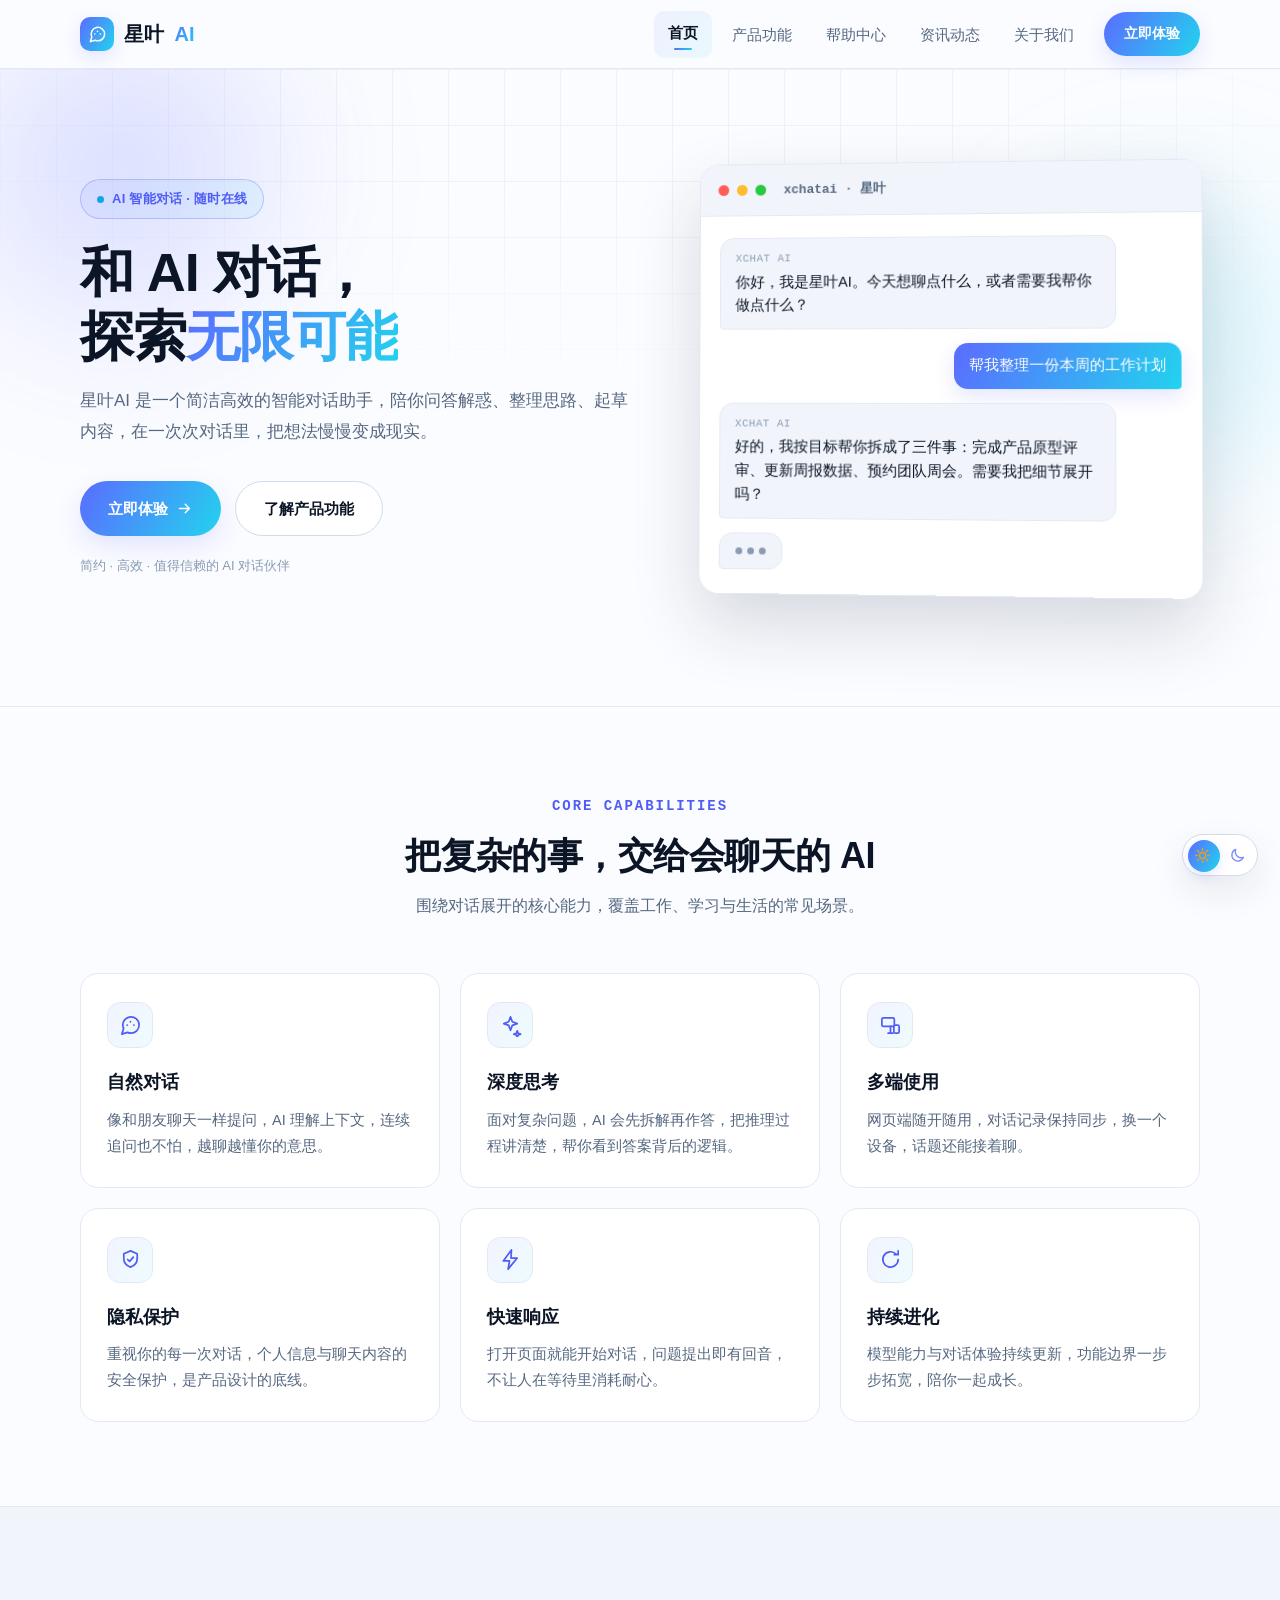
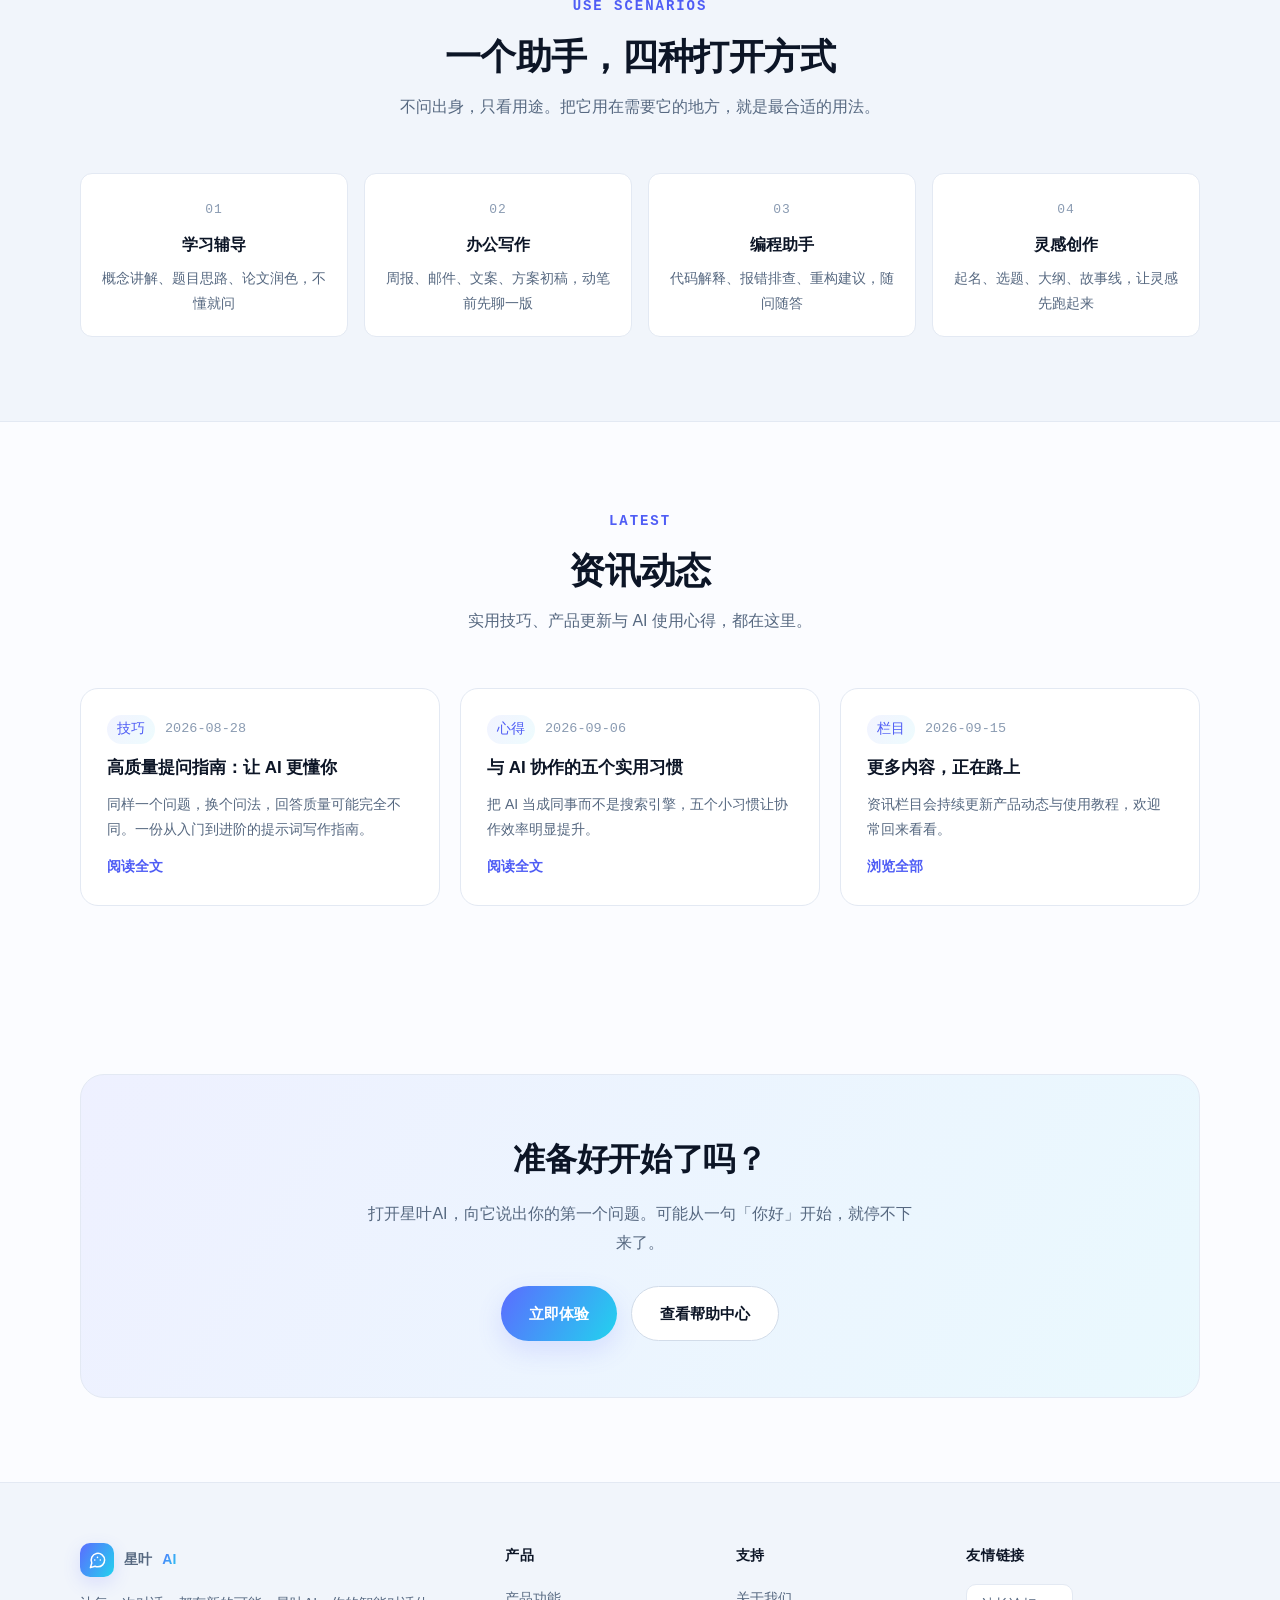
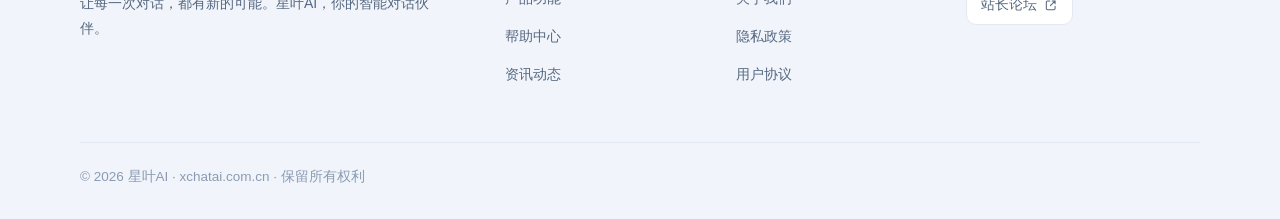
<file: index.html>
<!DOCTYPE html>
<html lang="zh-CN">
<head>
<meta charset="UTF-8">
<meta name="viewport" content="width=device-width, initial-scale=1.0">
<title>星叶AI - 智能对话助手 | xchatai.com.cn</title>
<meta name="keywords" content="AI对话助手,智能聊天,AI问答,人工智能,在线AI,智能写作">
<meta name="description" content="星叶AI 是一款简洁高效的智能对话助手，提供多场景 AI 问答、思路整理与创作支持，让每一次对话都带来新的可能。">
<meta name="robots" content="index,follow">
<meta property="og:title" content="星叶AI - 智能对话助手">
<meta property="og:description" content="和 AI 对话，探索无限可能。多场景智能问答、创作与思考伙伴。">
<meta property="og:type" content="website">
<link rel="icon" type="image/svg+xml" href="favicon.svg">
<link rel="stylesheet" href="assets/css/style.css">
</head>
<body>

<header class="site-header">
  <div class="container header-inner">
    <a class="logo" href="index.html" aria-label="星叶AI 首页">
      <span class="logo-mark">
        <svg viewBox="0 0 24 24" fill="none" stroke="currentColor" stroke-width="1.9" stroke-linecap="round" stroke-linejoin="round">
          <path d="M21 11.5a8.5 8.5 0 0 1-8.5 8.5c-1.3 0-2.5-.3-3.6-.8L3 21l1.8-5.9A8.5 8.5 0 1 1 21 11.5z"/>
          <path d="M12 8v.1M8.5 11.5h.1M15.5 11.5h.1"/>
        </svg>
      </span>
      星叶<span class="logo-ai">AI</span>
    </a>
    <button id="navToggle" class="nav-toggle" aria-expanded="false" aria-label="打开导航">
      <svg viewBox="0 0 24 24" fill="none" stroke="currentColor" stroke-width="2" stroke-linecap="round"><path d="M4 7h16M4 12h16M4 17h16"/></svg>
    </button>
    <nav class="site-nav" aria-label="主导航">
      <a class="nav-link active" href="index.html">首页</a>
      <a class="nav-link" href="features/index.html">产品功能</a>
      <a class="nav-link" href="help/index.html">帮助中心</a>
      <a class="nav-link" href="news/index.html">资讯动态</a>
      <a class="nav-link" href="about/index.html">关于我们</a>
      <a class="nav-cta" href="https://chat.deepseek.com" target="_blank" rel="noopener nofollow">立即体验</a>
    </nav>
  </div>
</header>

<main>
  <section class="hero">
    <div class="hero-bg" aria-hidden="true">
      <div class="hero-grid"></div>
      <div class="orb orb-a"></div>
      <div class="orb orb-b"></div>
    </div>
    <div class="container hero-inner">
      <div class="hero-copy">
        <span class="hero-badge"><span class="pulse"></span>AI 智能对话 · 随时在线</span>
        <h1 class="hero-title">和 AI 对话，<br>探索<span class="grad">无限可能</span></h1>
        <p class="hero-sub">星叶AI 是一个简洁高效的智能对话助手，陪你问答解惑、整理思路、起草内容，在一次次对话里，把想法慢慢变成现实。</p>
        <div class="hero-actions">
          <a class="btn btn-primary" href="https://chat.deepseek.com" target="_blank" rel="noopener nofollow">
            立即体验
            <svg viewBox="0 0 24 24" fill="none" stroke="currentColor" stroke-width="2" stroke-linecap="round" stroke-linejoin="round"><path d="M5 12h14M13 6l6 6-6 6"/></svg>
          </a>
          <a class="btn btn-ghost" href="features/index.html">了解产品功能</a>
        </div>
        <p class="hero-note">简约 · 高效 · 值得信赖的 AI 对话伙伴</p>
      </div>

      <div class="chat-card" role="img" aria-label="星叶AI 对话界面演示">
        <div class="chat-head">
          <span class="dot"></span><span class="dot"></span><span class="dot"></span>
          <span class="chat-title">xchatai · 星叶</span>
        </div>
        <div class="chat-body">
          <div class="msg ai"><span class="label">XCHAT AI</span>你好，我是星叶AI。今天想聊点什么，或者需要我帮你做点什么？</div>
          <div class="msg user">帮我整理一份本周的工作计划</div>
          <div class="msg ai"><span class="label">XCHAT AI</span>好的，我按目标帮你拆成了三件事：完成产品原型评审、更新周报数据、预约团队周会。需要我把细节展开吗？</div>
          <div class="msg ai typing" aria-hidden="true"><i></i><i></i><i></i></div>
        </div>
      </div>
    </div>
  </section>

  <section class="section" id="features">
    <div class="container">
      <div class="section-head">
        <span class="eyebrow">CORE CAPABILITIES</span>
        <h2 class="section-title">把复杂的事，交给会聊天的 AI</h2>
        <p class="section-sub">围绕对话展开的核心能力，覆盖工作、学习与生活的常见场景。</p>
      </div>
      <div class="feature-grid">
        <article class="feature-card">
          <div class="feature-icon">
            <svg viewBox="0 0 24 24" fill="none" stroke="currentColor" stroke-width="1.8" stroke-linecap="round" stroke-linejoin="round"><path d="M21 11.5a8.5 8.5 0 0 1-8.5 8.5c-1.3 0-2.5-.3-3.6-.8L3 21l1.8-5.9A8.5 8.5 0 1 1 21 11.5z"/><path d="M12 8v.1M8.5 11.5h.1M15.5 11.5h.1"/></svg>
          </div>
          <h4>自然对话</h4>
          <p>像和朋友聊天一样提问，AI 理解上下文，连续追问也不怕，越聊越懂你的意思。</p>
        </article>
        <article class="feature-card">
          <div class="feature-icon">
            <svg viewBox="0 0 24 24" fill="none" stroke="currentColor" stroke-width="1.8" stroke-linecap="round" stroke-linejoin="round"><path d="M12 3l1.9 5.1L19 10l-5.1 1.9L12 17l-1.9-5.1L5 10l5.1-1.9L12 3z"/><path d="M19 17.5l.9 2.6 2.6.9-2.6.9-.9 2.6-.9-2.6-2.6-.9 2.6-.9.9-2.6z"/></svg>
          </div>
          <h4>深度思考</h4>
          <p>面对复杂问题，AI 会先拆解再作答，把推理过程讲清楚，帮你看到答案背后的逻辑。</p>
        </article>
        <article class="feature-card">
          <div class="feature-icon">
            <svg viewBox="0 0 24 24" fill="none" stroke="currentColor" stroke-width="1.8" stroke-linecap="round" stroke-linejoin="round"><rect x="3" y="4" width="13" height="9" rx="1.6"/><path d="M9.5 20h5M12 13v7"/><rect x="15.5" y="11.5" width="5.5" height="8.5" rx="1.6"/></svg>
          </div>
          <h4>多端使用</h4>
          <p>网页端随开随用，对话记录保持同步，换一个设备，话题还能接着聊。</p>
        </article>
        <article class="feature-card">
          <div class="feature-icon">
            <svg viewBox="0 0 24 24" fill="none" stroke="currentColor" stroke-width="1.8" stroke-linecap="round" stroke-linejoin="round"><path d="M12 3l7 3v5c0 4.4-2.9 7.7-7 9-4.1-1.3-7-4.6-7-9V6l7-3z"/><path d="M9 12l2 2 4-4.5"/></svg>
          </div>
          <h4>隐私保护</h4>
          <p>重视你的每一次对话，个人信息与聊天内容的安全保护，是产品设计的底线。</p>
        </article>
        <article class="feature-card">
          <div class="feature-icon">
            <svg viewBox="0 0 24 24" fill="none" stroke="currentColor" stroke-width="1.8" stroke-linecap="round" stroke-linejoin="round"><path d="M13 2L4.5 13.5H11L9.5 22 19 10.5h-6.5L13 2z"/></svg>
          </div>
          <h4>快速响应</h4>
          <p>打开页面就能开始对话，问题提出即有回音，不让人在等待里消耗耐心。</p>
        </article>
        <article class="feature-card">
          <div class="feature-icon">
            <svg viewBox="0 0 24 24" fill="none" stroke="currentColor" stroke-width="1.8" stroke-linecap="round" stroke-linejoin="round"><path d="M20 12a8 8 0 1 1-2.3-5.7"/><path d="M20 3v4h-4"/></svg>
          </div>
          <h4>持续进化</h4>
          <p>模型能力与对话体验持续更新，功能边界一步步拓宽，陪你一起成长。</p>
        </article>
      </div>
    </div>
  </section>

  <section class="section soft" id="scenes">
    <div class="container">
      <div class="section-head">
        <span class="eyebrow">USE SCENARIOS</span>
        <h2 class="section-title">一个助手，四种打开方式</h2>
        <p class="section-sub">不问出身，只看用途。把它用在需要它的地方，就是最合适的用法。</p>
      </div>
      <div class="scene-strip">
        <div class="scene-item">
          <span class="scene-num">01</span>
          <h4>学习辅导</h4>
          <p>概念讲解、题目思路、论文润色，不懂就问</p>
        </div>
        <div class="scene-item">
          <span class="scene-num">02</span>
          <h4>办公写作</h4>
          <p>周报、邮件、文案、方案初稿，动笔前先聊一版</p>
        </div>
        <div class="scene-item">
          <span class="scene-num">03</span>
          <h4>编程助手</h4>
          <p>代码解释、报错排查、重构建议，随问随答</p>
        </div>
        <div class="scene-item">
          <span class="scene-num">04</span>
          <h4>灵感创作</h4>
          <p>起名、选题、大纲、故事线，让灵感先跑起来</p>
        </div>
      </div>
    </div>
  </section>

  <section class="section" id="news">
    <div class="container">
      <div class="section-head">
        <span class="eyebrow">LATEST</span>
        <h2 class="section-title">资讯动态</h2>
        <p class="section-sub">实用技巧、产品更新与 AI 使用心得，都在这里。</p>
      </div>
      <div class="news-grid">
        <a class="news-card" href="news/posts/prompt-guide/index.html">
          <div class="news-meta"><span class="news-tag">技巧</span><time datetime="2026-08-28">2026-08-28</time></div>
          <h4>高质量提问指南：让 AI 更懂你</h4>
          <p>同样一个问题，换个问法，回答质量可能完全不同。一份从入门到进阶的提示词写作指南。</p>
          <span class="news-more">阅读全文</span>
        </a>
        <a class="news-card" href="news/posts/ai-tips/index.html">
          <div class="news-meta"><span class="news-tag">心得</span><time datetime="2026-09-06">2026-09-06</time></div>
          <h4>与 AI 协作的五个实用习惯</h4>
          <p>把 AI 当成同事而不是搜索引擎，五个小习惯让协作效率明显提升。</p>
          <span class="news-more">阅读全文</span>
        </a>
        <a class="news-card" href="news/index.html">
          <div class="news-meta"><span class="news-tag">栏目</span><time datetime="2026-09-15">2026-09-15</time></div>
          <h4>更多内容，正在路上</h4>
          <p>资讯栏目会持续更新产品动态与使用教程，欢迎常回来看看。</p>
          <span class="news-more">浏览全部</span>
        </a>
      </div>
    </div>
  </section>

  <section class="section">
    <div class="container">
      <div class="cta-band">
        <h2>准备好开始了吗？</h2>
        <p>打开星叶AI，向它说出你的第一个问题。可能从一句「你好」开始，就停不下来了。</p>
        <div class="hero-actions" style="justify-content:center">
          <a class="btn btn-primary" href="https://chat.deepseek.com" target="_blank" rel="noopener nofollow">立即体验</a>
          <a class="btn btn-ghost" href="help/index.html">查看帮助中心</a>
        </div>
      </div>
    </div>
  </section>
</main>

<footer class="site-footer">
  <div class="container">
    <div class="footer-grid">
      <div class="footer-col footer-brand">
        <a class="logo" href="index.html">
          <span class="logo-mark">
            <svg viewBox="0 0 24 24" fill="none" stroke="currentColor" stroke-width="1.9" stroke-linecap="round" stroke-linejoin="round">
              <path d="M21 11.5a8.5 8.5 0 0 1-8.5 8.5c-1.3 0-2.5-.3-3.6-.8L3 21l1.8-5.9A8.5 8.5 0 1 1 21 11.5z"/>
              <path d="M12 8v.1M8.5 11.5h.1M15.5 11.5h.1"/>
            </svg>
          </span>
          星叶<span class="logo-ai">AI</span>
        </a>
        <p>让每一次对话，都有新的可能。星叶AI，你的智能对话伙伴。</p>
      </div>
      <div class="footer-col">
        <h4>产品</h4>
        <ul>
          <li><a href="features/index.html">产品功能</a></li>
          <li><a href="help/index.html">帮助中心</a></li>
          <li><a href="news/index.html">资讯动态</a></li>
        </ul>
      </div>
      <div class="footer-col">
        <h4>支持</h4>
        <ul>
          <li><a href="about/index.html">关于我们</a></li>
          <li><a href="privacy/index.html">隐私政策</a></li>
          <li><a href="terms/index.html">用户协议</a></li>
        </ul>
      </div>
      <div class="footer-col">
        <h4>友情链接</h4>
        <ul>
          <li>
            <a class="footer-friend" href="https://www.4414.cn" target="_blank" rel="noopener nofollow">
              站长论坛
              <svg viewBox="0 0 24 24" fill="none" stroke="currentColor" stroke-width="1.8" stroke-linecap="round" stroke-linejoin="round"><path d="M14 5h5v5M19 5l-8 8"/><path d="M19 14v4a2 2 0 0 1-2 2H6a2 2 0 0 1-2-2V7a2 2 0 0 1 2-2h4"/></svg>
            </a>
          </li>
        </ul>
      </div>
    </div>
    <div class="footer-bottom">
      <p>© <span id="year">2026</span> 星叶AI · xchatai.com.cn · 保留所有权利</p>
      <p><!-- 上线后在此补充 ICP 备案号，示例：苏ICP备XXXXXXXX号 --></p>
    </div>
  </div>
</footer>

<button id="themeToggle" class="theme-switch" aria-label="切换黑白主题">
  <svg class="sun" viewBox="0 0 24 24" fill="none" stroke="currentColor" stroke-width="1.9" stroke-linecap="round"><circle cx="12" cy="12" r="4.2"/><path d="M12 2.5v2.4M12 19.1v2.4M2.5 12h2.4M19.1 12h2.4M4.9 4.9l1.7 1.7M17.4 17.4l1.7 1.7M19.1 4.9l-1.7 1.7M6.6 17.4l-1.7 1.7"/></svg>
  <svg class="moon" viewBox="0 0 24 24" fill="none" stroke="currentColor" stroke-width="1.9" stroke-linecap="round" stroke-linejoin="round"><path d="M20.5 14.5A8.5 8.5 0 0 1 9.5 3.5a8.5 8.5 0 1 0 11 11z"/></svg>
  <span class="theme-knob"></span>
</button>
<span id="themeHint" class="theme-hint" role="status"></span>

<script src="assets/js/main.js"></script>
</body>
</html>
</file>
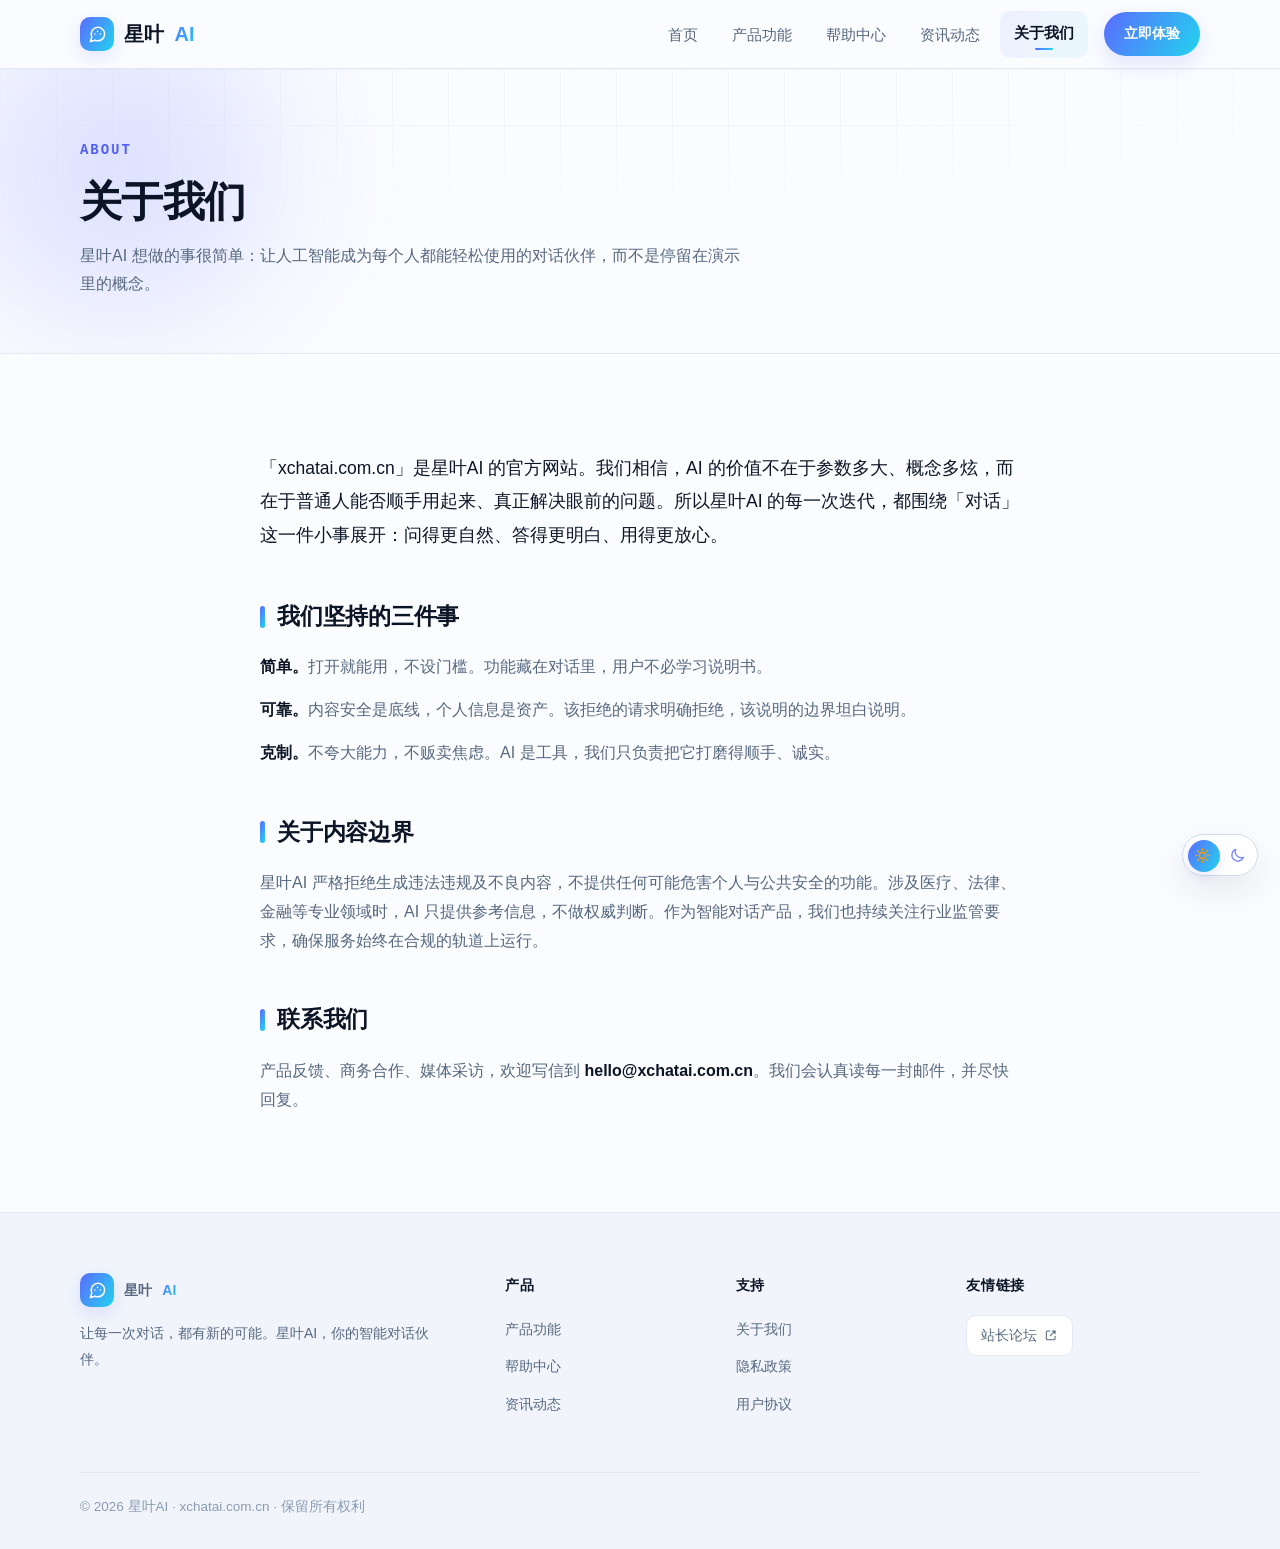
<file: about/index.html>
<!DOCTYPE html>
<html lang="zh-CN">
<head>
<meta charset="UTF-8">
<meta name="viewport" content="width=device-width, initial-scale=1.0">
<title>关于我们 - 星叶AI | xchatai.com.cn</title>
<meta name="keywords" content="关于星叶AI,产品介绍,产品理念,团队">
<meta name="description" content="了解星叶AI 的产品理念与坚持：把人工智能做成简单、可靠、人人可用的对话伙伴。">
<meta name="robots" content="index,follow">
<link rel="icon" type="image/svg+xml" href="../favicon.svg">
<link rel="stylesheet" href="../assets/css/style.css">
</head>
<body>

<header class="site-header">
  <div class="container header-inner">
    <a class="logo" href="../index.html" aria-label="星叶AI 首页">
      <span class="logo-mark">
        <svg viewBox="0 0 24 24" fill="none" stroke="currentColor" stroke-width="1.9" stroke-linecap="round" stroke-linejoin="round">
          <path d="M21 11.5a8.5 8.5 0 0 1-8.5 8.5c-1.3 0-2.5-.3-3.6-.8L3 21l1.8-5.9A8.5 8.5 0 1 1 21 11.5z"/>
          <path d="M12 8v.1M8.5 11.5h.1M15.5 11.5h.1"/>
        </svg>
      </span>
      星叶<span class="logo-ai">AI</span>
    </a>
    <button id="navToggle" class="nav-toggle" aria-expanded="false" aria-label="打开导航">
      <svg viewBox="0 0 24 24" fill="none" stroke="currentColor" stroke-width="2" stroke-linecap="round"><path d="M4 7h16M4 12h16M4 17h16"/></svg>
    </button>
    <nav class="site-nav" aria-label="主导航">
      <a class="nav-link" href="../index.html">首页</a>
      <a class="nav-link" href="../features/index.html">产品功能</a>
      <a class="nav-link" href="../help/index.html">帮助中心</a>
      <a class="nav-link" href="../news/index.html">资讯动态</a>
      <a class="nav-link active" href="index.html">关于我们</a>
      <a class="nav-cta" href="https://chat.deepseek.com" target="_blank" rel="noopener nofollow">立即体验</a>
    </nav>
  </div>
</header>

<main>
  <section class="page-hero">
    <div class="hero-bg" aria-hidden="true">
      <div class="hero-grid"></div>
      <div class="orb orb-a"></div>
    </div>
    <div class="container">
      <span class="eyebrow">ABOUT</span>
      <h1>关于我们</h1>
      <p class="page-sub">星叶AI 想做的事很简单：让人工智能成为每个人都能轻松使用的对话伙伴，而不是停留在演示里的概念。</p>
    </div>
  </section>

  <section class="section">
    <div class="container">
      <div class="content" style="margin:0 auto">
        <p class="lead">「xchatai.com.cn」是星叶AI 的官方网站。我们相信，AI 的价值不在于参数多大、概念多炫，而在于普通人能否顺手用起来、真正解决眼前的问题。所以星叶AI 的每一次迭代，都围绕「对话」这一件小事展开：问得更自然、答得更明白、用得更放心。</p>
        <h2>我们坚持的三件事</h2>
        <p><strong>简单。</strong>打开就能用，不设门槛。功能藏在对话里，用户不必学习说明书。</p>
        <p><strong>可靠。</strong>内容安全是底线，个人信息是资产。该拒绝的请求明确拒绝，该说明的边界坦白说明。</p>
        <p><strong>克制。</strong>不夸大能力，不贩卖焦虑。AI 是工具，我们只负责把它打磨得顺手、诚实。</p>
        <h2>关于内容边界</h2>
        <p>星叶AI 严格拒绝生成违法违规及不良内容，不提供任何可能危害个人与公共安全的功能。涉及医疗、法律、金融等专业领域时，AI 只提供参考信息，不做权威判断。作为智能对话产品，我们也持续关注行业监管要求，确保服务始终在合规的轨道上运行。</p>
        <h2>联系我们</h2>
        <p>产品反馈、商务合作、媒体采访，欢迎写信到 <strong>hello@xchatai.com.cn</strong>。我们会认真读每一封邮件，并尽快回复。</p>
      </div>
    </div>
  </section>
</main>

<footer class="site-footer">
  <div class="container">
    <div class="footer-grid">
      <div class="footer-col footer-brand">
        <a class="logo" href="../index.html">
          <span class="logo-mark">
            <svg viewBox="0 0 24 24" fill="none" stroke="currentColor" stroke-width="1.9" stroke-linecap="round" stroke-linejoin="round">
              <path d="M21 11.5a8.5 8.5 0 0 1-8.5 8.5c-1.3 0-2.5-.3-3.6-.8L3 21l1.8-5.9A8.5 8.5 0 1 1 21 11.5z"/>
              <path d="M12 8v.1M8.5 11.5h.1M15.5 11.5h.1"/>
            </svg>
          </span>
          星叶<span class="logo-ai">AI</span>
        </a>
        <p>让每一次对话，都有新的可能。星叶AI，你的智能对话伙伴。</p>
      </div>
      <div class="footer-col">
        <h4>产品</h4>
        <ul>
          <li><a href="../features/index.html">产品功能</a></li>
          <li><a href="../help/index.html">帮助中心</a></li>
          <li><a href="../news/index.html">资讯动态</a></li>
        </ul>
      </div>
      <div class="footer-col">
        <h4>支持</h4>
        <ul>
          <li><a href="index.html">关于我们</a></li>
          <li><a href="../privacy/index.html">隐私政策</a></li>
          <li><a href="../terms/index.html">用户协议</a></li>
        </ul>
      </div>
      <div class="footer-col">
        <h4>友情链接</h4>
        <ul>
          <li>
            <a class="footer-friend" href="https://www.4414.cn" target="_blank" rel="noopener nofollow">
              站长论坛
              <svg viewBox="0 0 24 24" fill="none" stroke="currentColor" stroke-width="1.8" stroke-linecap="round" stroke-linejoin="round"><path d="M14 5h5v5M19 5l-8 8"/><path d="M19 14v4a2 2 0 0 1-2 2H6a2 2 0 0 1-2-2V7a2 2 0 0 1 2-2h4"/></svg>
            </a>
          </li>
        </ul>
      </div>
    </div>
    <div class="footer-bottom">
      <p>© <span id="year">2026</span> 星叶AI · xchatai.com.cn · 保留所有权利</p>
      <p><!-- 上线后在此补充 ICP 备案号，示例：苏ICP备XXXXXXXX号 --></p>
    </div>
  </div>
</footer>

<button id="themeToggle" class="theme-switch" aria-label="切换黑白主题">
  <svg class="sun" viewBox="0 0 24 24" fill="none" stroke="currentColor" stroke-width="1.9" stroke-linecap="round"><circle cx="12" cy="12" r="4.2"/><path d="M12 2.5v2.4M12 19.1v2.4M2.5 12h2.4M19.1 12h2.4M4.9 4.9l1.7 1.7M17.4 17.4l1.7 1.7M19.1 4.9l-1.7 1.7M6.6 17.4l-1.7 1.7"/></svg>
  <svg class="moon" viewBox="0 0 24 24" fill="none" stroke="currentColor" stroke-width="1.9" stroke-linecap="round" stroke-linejoin="round"><path d="M20.5 14.5A8.5 8.5 0 0 1 9.5 3.5a8.5 8.5 0 1 0 11 11z"/></svg>
  <span class="theme-knob"></span>
</button>
<span id="themeHint" class="theme-hint" role="status"></span>

<script src="../assets/js/main.js"></script>
</body>
</html>
</file>
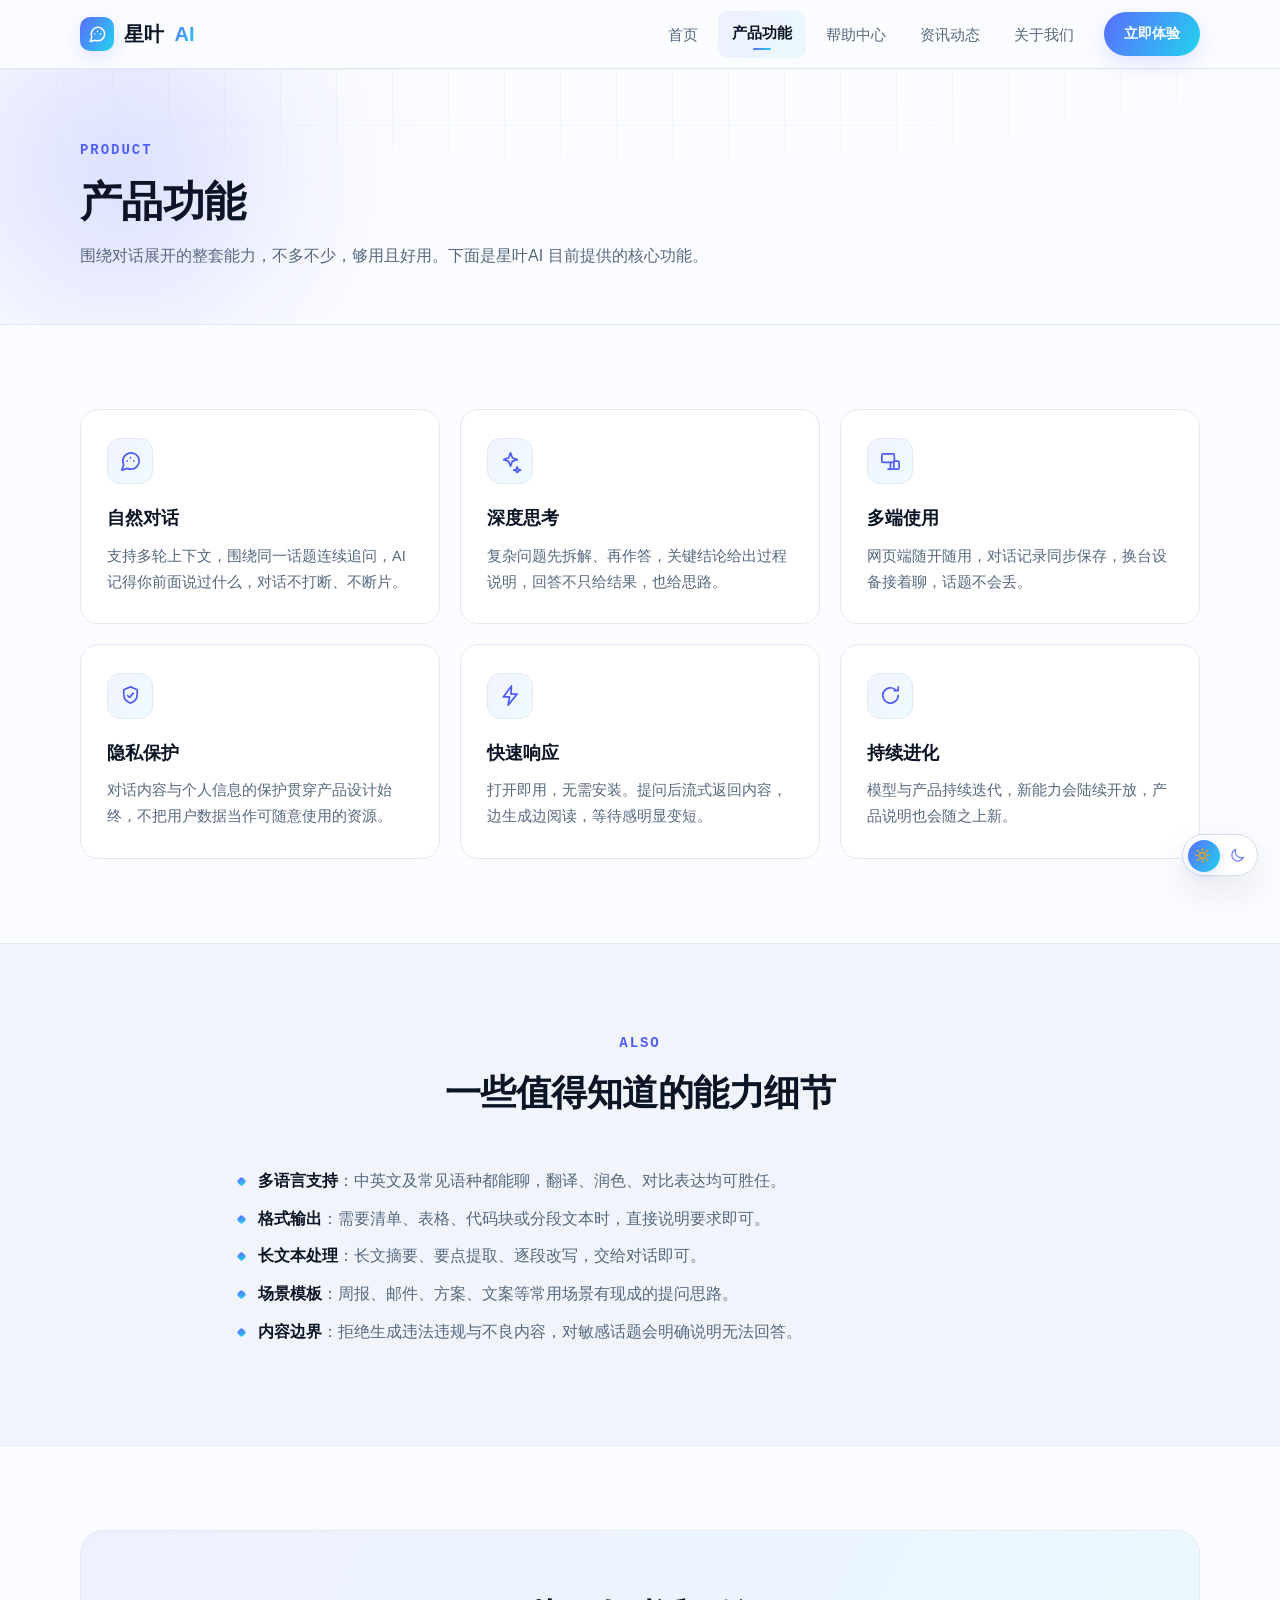
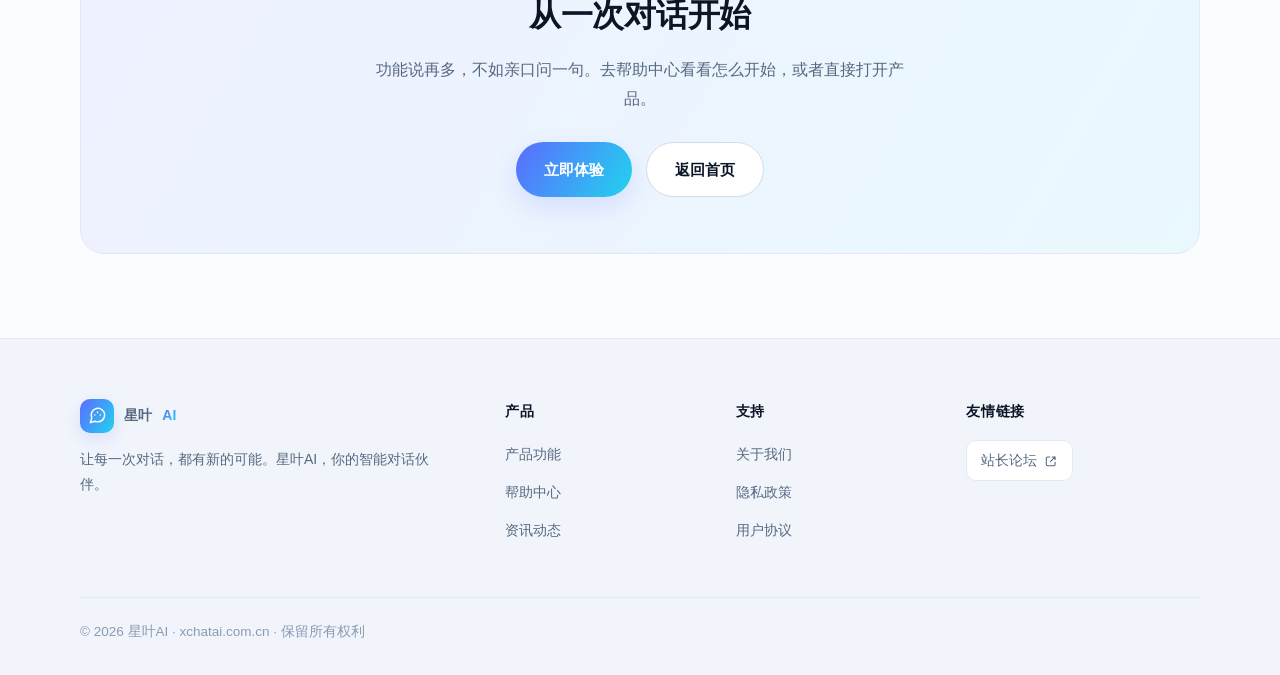
<file: features/index.html>
<!DOCTYPE html>
<html lang="zh-CN">
<head>
<meta charset="UTF-8">
<meta name="viewport" content="width=device-width, initial-scale=1.0">
<title>产品功能 - 星叶AI | xchatai.com.cn</title>
<meta name="keywords" content="AI功能,智能对话,深度思考,多端同步,隐私保护">
<meta name="description" content="了解星叶AI 的核心能力：多场景智能对话、深度思考、隐私保护与多端使用，覆盖学习、办公、编程与创作等常见场景。">
<meta name="robots" content="index,follow">
<link rel="icon" type="image/svg+xml" href="../favicon.svg">
<link rel="stylesheet" href="../assets/css/style.css">
</head>
<body>

<header class="site-header">
  <div class="container header-inner">
    <a class="logo" href="../index.html" aria-label="星叶AI 首页">
      <span class="logo-mark">
        <svg viewBox="0 0 24 24" fill="none" stroke="currentColor" stroke-width="1.9" stroke-linecap="round" stroke-linejoin="round">
          <path d="M21 11.5a8.5 8.5 0 0 1-8.5 8.5c-1.3 0-2.5-.3-3.6-.8L3 21l1.8-5.9A8.5 8.5 0 1 1 21 11.5z"/>
          <path d="M12 8v.1M8.5 11.5h.1M15.5 11.5h.1"/>
        </svg>
      </span>
      星叶<span class="logo-ai">AI</span>
    </a>
    <button id="navToggle" class="nav-toggle" aria-expanded="false" aria-label="打开导航">
      <svg viewBox="0 0 24 24" fill="none" stroke="currentColor" stroke-width="2" stroke-linecap="round"><path d="M4 7h16M4 12h16M4 17h16"/></svg>
    </button>
    <nav class="site-nav" aria-label="主导航">
      <a class="nav-link" href="../index.html">首页</a>
      <a class="nav-link active" href="index.html">产品功能</a>
      <a class="nav-link" href="../help/index.html">帮助中心</a>
      <a class="nav-link" href="../news/index.html">资讯动态</a>
      <a class="nav-link" href="../about/index.html">关于我们</a>
      <a class="nav-cta" href="https://chat.deepseek.com" target="_blank" rel="noopener nofollow">立即体验</a>
    </nav>
  </div>
</header>

<main>
  <section class="page-hero">
    <div class="hero-bg" aria-hidden="true">
      <div class="hero-grid"></div>
      <div class="orb orb-a"></div>
    </div>
    <div class="container">
      <span class="eyebrow">PRODUCT</span>
      <h1>产品功能</h1>
      <p class="page-sub">围绕对话展开的整套能力，不多不少，够用且好用。下面是星叶AI 目前提供的核心功能。</p>
    </div>
  </section>

  <section class="section">
    <div class="container">
      <div class="feature-grid">
        <article class="feature-card">
          <div class="feature-icon">
            <svg viewBox="0 0 24 24" fill="none" stroke="currentColor" stroke-width="1.8" stroke-linecap="round" stroke-linejoin="round"><path d="M21 11.5a8.5 8.5 0 0 1-8.5 8.5c-1.3 0-2.5-.3-3.6-.8L3 21l1.8-5.9A8.5 8.5 0 1 1 21 11.5z"/><path d="M12 8v.1M8.5 11.5h.1M15.5 11.5h.1"/></svg>
          </div>
          <h4>自然对话</h4>
          <p>支持多轮上下文，围绕同一话题连续追问，AI 记得你前面说过什么，对话不打断、不断片。</p>
        </article>
        <article class="feature-card">
          <div class="feature-icon">
            <svg viewBox="0 0 24 24" fill="none" stroke="currentColor" stroke-width="1.8" stroke-linecap="round" stroke-linejoin="round"><path d="M12 3l1.9 5.1L19 10l-5.1 1.9L12 17l-1.9-5.1L5 10l5.1-1.9L12 3z"/><path d="M19 17.5l.9 2.6 2.6.9-2.6.9-.9 2.6-.9-2.6-2.6-.9 2.6-.9.9-2.6z"/></svg>
          </div>
          <h4>深度思考</h4>
          <p>复杂问题先拆解、再作答，关键结论给出过程说明，回答不只给结果，也给思路。</p>
        </article>
        <article class="feature-card">
          <div class="feature-icon">
            <svg viewBox="0 0 24 24" fill="none" stroke="currentColor" stroke-width="1.8" stroke-linecap="round" stroke-linejoin="round"><rect x="3" y="4" width="13" height="9" rx="1.6"/><path d="M9.5 20h5M12 13v7"/><rect x="15.5" y="11.5" width="5.5" height="8.5" rx="1.6"/></svg>
          </div>
          <h4>多端使用</h4>
          <p>网页端随开随用，对话记录同步保存，换台设备接着聊，话题不会丢。</p>
        </article>
        <article class="feature-card">
          <div class="feature-icon">
            <svg viewBox="0 0 24 24" fill="none" stroke="currentColor" stroke-width="1.8" stroke-linecap="round" stroke-linejoin="round"><path d="M12 3l7 3v5c0 4.4-2.9 7.7-7 9-4.1-1.3-7-4.6-7-9V6l7-3z"/><path d="M9 12l2 2 4-4.5"/></svg>
          </div>
          <h4>隐私保护</h4>
          <p>对话内容与个人信息的保护贯穿产品设计始终，不把用户数据当作可随意使用的资源。</p>
        </article>
        <article class="feature-card">
          <div class="feature-icon">
            <svg viewBox="0 0 24 24" fill="none" stroke="currentColor" stroke-width="1.8" stroke-linecap="round" stroke-linejoin="round"><path d="M13 2L4.5 13.5H11L9.5 22 19 10.5h-6.5L13 2z"/></svg>
          </div>
          <h4>快速响应</h4>
          <p>打开即用，无需安装。提问后流式返回内容，边生成边阅读，等待感明显变短。</p>
        </article>
        <article class="feature-card">
          <div class="feature-icon">
            <svg viewBox="0 0 24 24" fill="none" stroke="currentColor" stroke-width="1.8" stroke-linecap="round" stroke-linejoin="round"><path d="M20 12a8 8 0 1 1-2.3-5.7"/><path d="M20 3v4h-4"/></svg>
          </div>
          <h4>持续进化</h4>
          <p>模型与产品持续迭代，新能力会陆续开放，产品说明也会随之上新。</p>
        </article>
      </div>
    </div>
  </section>

  <section class="section soft">
    <div class="container">
      <div class="section-head">
        <span class="eyebrow">ALSO</span>
        <h2 class="section-title">一些值得知道的能力细节</h2>
      </div>
      <div class="content" style="max-width:820px;margin:0 auto">
        <ul>
          <li><strong>多语言支持</strong>：中英文及常见语种都能聊，翻译、润色、对比表达均可胜任。</li>
          <li><strong>格式输出</strong>：需要清单、表格、代码块或分段文本时，直接说明要求即可。</li>
          <li><strong>长文本处理</strong>：长文摘要、要点提取、逐段改写，交给对话即可。</li>
          <li><strong>场景模板</strong>：周报、邮件、方案、文案等常用场景有现成的提问思路。</li>
          <li><strong>内容边界</strong>：拒绝生成违法违规与不良内容，对敏感话题会明确说明无法回答。</li>
        </ul>
      </div>
    </div>
  </section>

  <section class="section">
    <div class="container">
      <div class="cta-band">
        <h2>从一次对话开始</h2>
        <p>功能说再多，不如亲口问一句。去帮助中心看看怎么开始，或者直接打开产品。</p>
        <div class="hero-actions" style="justify-content:center">
          <a class="btn btn-primary" href="https://chat.deepseek.com" target="_blank" rel="noopener nofollow">立即体验</a>
          <a class="btn btn-ghost" href="../index.html">返回首页</a>
        </div>
      </div>
    </div>
  </section>
</main>

<footer class="site-footer">
  <div class="container">
    <div class="footer-grid">
      <div class="footer-col footer-brand">
        <a class="logo" href="../index.html">
          <span class="logo-mark">
            <svg viewBox="0 0 24 24" fill="none" stroke="currentColor" stroke-width="1.9" stroke-linecap="round" stroke-linejoin="round">
              <path d="M21 11.5a8.5 8.5 0 0 1-8.5 8.5c-1.3 0-2.5-.3-3.6-.8L3 21l1.8-5.9A8.5 8.5 0 1 1 21 11.5z"/>
              <path d="M12 8v.1M8.5 11.5h.1M15.5 11.5h.1"/>
            </svg>
          </span>
          星叶<span class="logo-ai">AI</span>
        </a>
        <p>让每一次对话，都有新的可能。星叶AI，你的智能对话伙伴。</p>
      </div>
      <div class="footer-col">
        <h4>产品</h4>
        <ul>
          <li><a href="index.html">产品功能</a></li>
          <li><a href="../help/index.html">帮助中心</a></li>
          <li><a href="../news/index.html">资讯动态</a></li>
        </ul>
      </div>
      <div class="footer-col">
        <h4>支持</h4>
        <ul>
          <li><a href="../about/index.html">关于我们</a></li>
          <li><a href="../privacy/index.html">隐私政策</a></li>
          <li><a href="../terms/index.html">用户协议</a></li>
        </ul>
      </div>
      <div class="footer-col">
        <h4>友情链接</h4>
        <ul>
          <li>
            <a class="footer-friend" href="https://www.4414.cn" target="_blank" rel="noopener nofollow">
              站长论坛
              <svg viewBox="0 0 24 24" fill="none" stroke="currentColor" stroke-width="1.8" stroke-linecap="round" stroke-linejoin="round"><path d="M14 5h5v5M19 5l-8 8"/><path d="M19 14v4a2 2 0 0 1-2 2H6a2 2 0 0 1-2-2V7a2 2 0 0 1 2-2h4"/></svg>
            </a>
          </li>
        </ul>
      </div>
    </div>
    <div class="footer-bottom">
      <p>© <span id="year">2026</span> 星叶AI · xchatai.com.cn · 保留所有权利</p>
      <p><!-- 上线后在此补充 ICP 备案号，示例：苏ICP备XXXXXXXX号 --></p>
    </div>
  </div>
</footer>

<button id="themeToggle" class="theme-switch" aria-label="切换黑白主题">
  <svg class="sun" viewBox="0 0 24 24" fill="none" stroke="currentColor" stroke-width="1.9" stroke-linecap="round"><circle cx="12" cy="12" r="4.2"/><path d="M12 2.5v2.4M12 19.1v2.4M2.5 12h2.4M19.1 12h2.4M4.9 4.9l1.7 1.7M17.4 17.4l1.7 1.7M19.1 4.9l-1.7 1.7M6.6 17.4l-1.7 1.7"/></svg>
  <svg class="moon" viewBox="0 0 24 24" fill="none" stroke="currentColor" stroke-width="1.9" stroke-linecap="round" stroke-linejoin="round"><path d="M20.5 14.5A8.5 8.5 0 0 1 9.5 3.5a8.5 8.5 0 1 0 11 11z"/></svg>
  <span class="theme-knob"></span>
</button>
<span id="themeHint" class="theme-hint" role="status"></span>

<script src="../assets/js/main.js"></script>
</body>
</html>
</file>
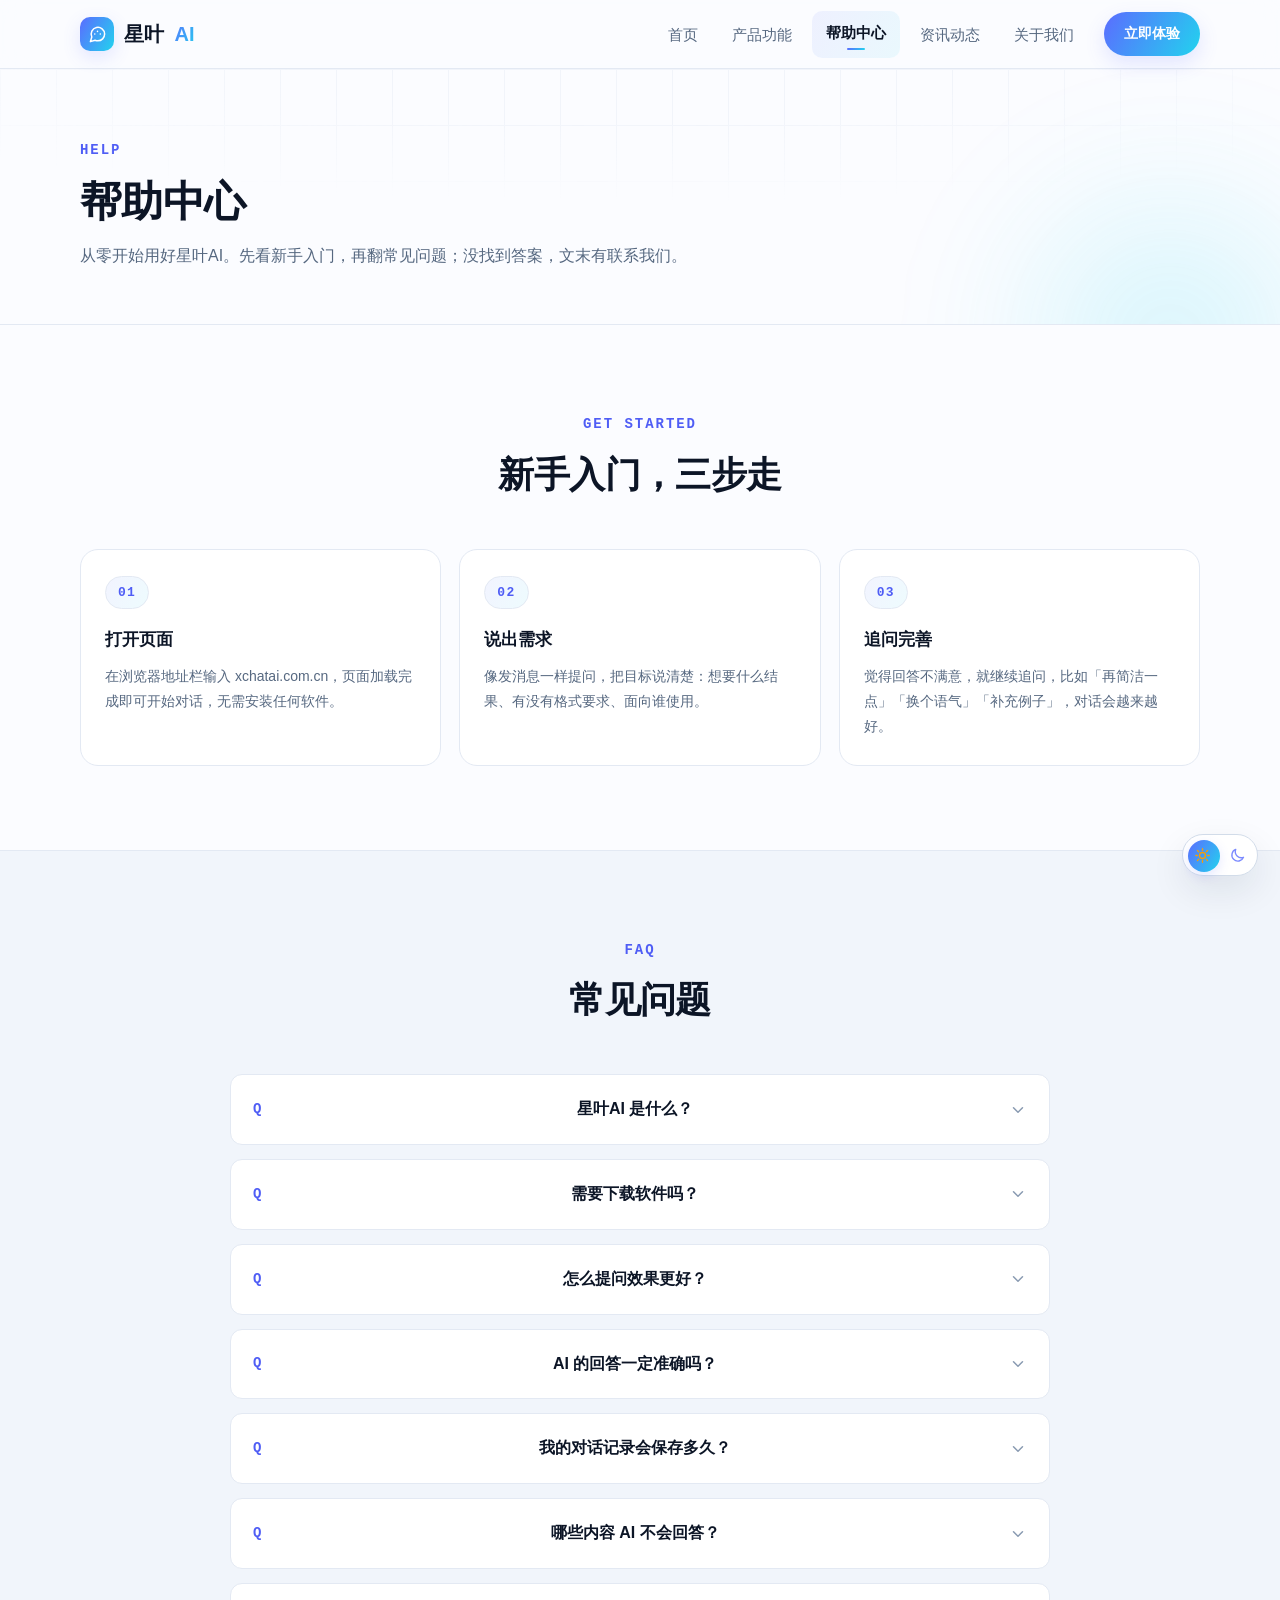
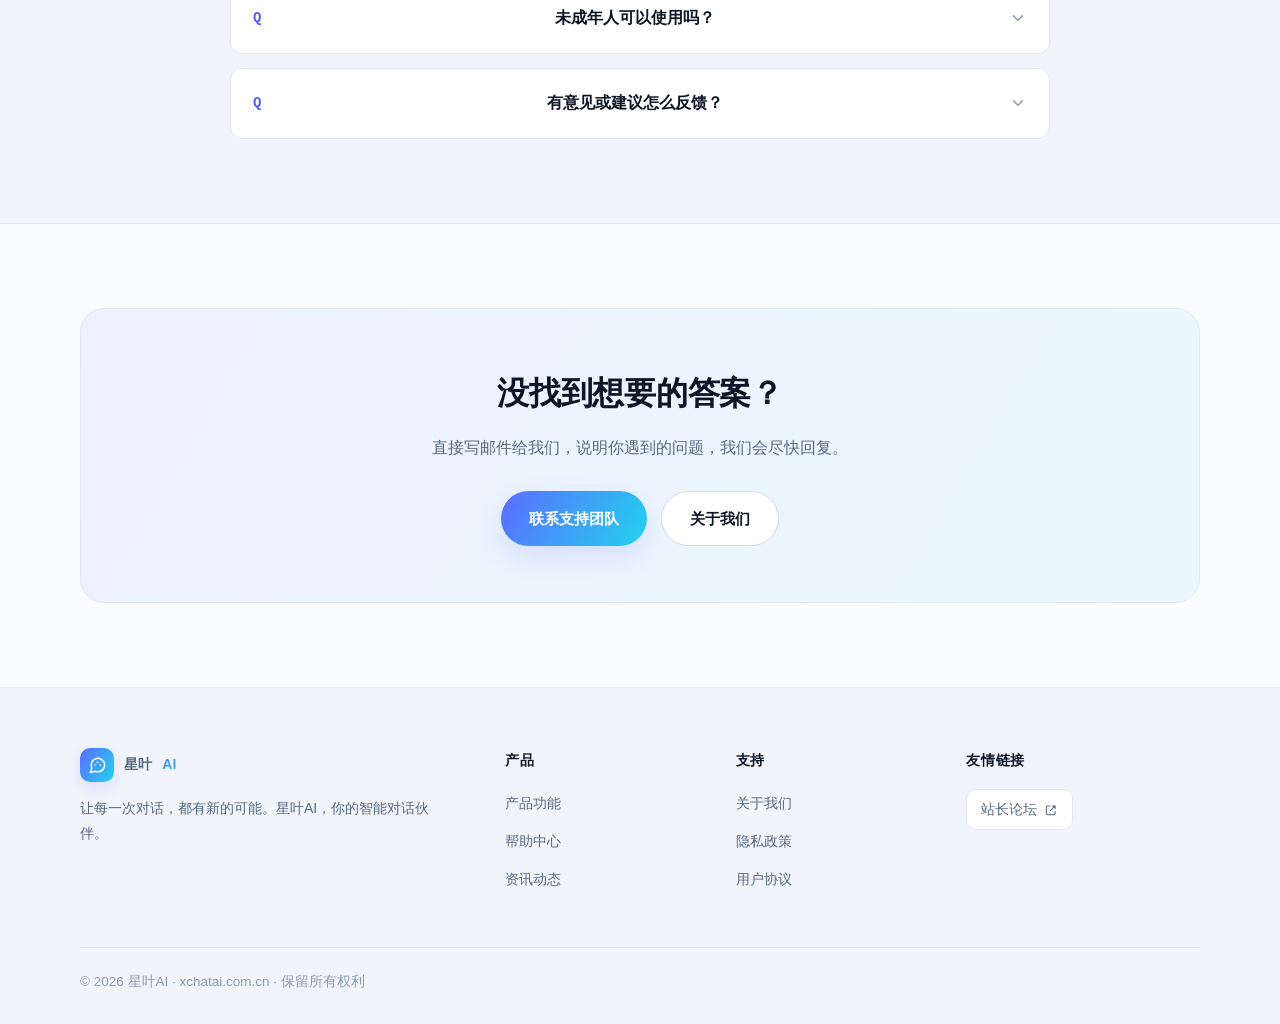
<file: help/index.html>
<!DOCTYPE html>
<html lang="zh-CN">
<head>
<meta charset="UTF-8">
<meta name="viewport" content="width=device-width, initial-scale=1.0">
<title>帮助中心 - 星叶AI | xchatai.com.cn</title>
<meta name="keywords" content="AI使用帮助,新手入门,常见问题,FAQ">
<meta name="description" content="星叶AI 帮助中心：新手入门指引与常见问题解答，涵盖使用方式、对话技巧、隐私与内容安全等实用说明。">
<meta name="robots" content="index,follow">
<link rel="icon" type="image/svg+xml" href="../favicon.svg">
<link rel="stylesheet" href="../assets/css/style.css">
</head>
<body>

<header class="site-header">
  <div class="container header-inner">
    <a class="logo" href="../index.html" aria-label="星叶AI 首页">
      <span class="logo-mark">
        <svg viewBox="0 0 24 24" fill="none" stroke="currentColor" stroke-width="1.9" stroke-linecap="round" stroke-linejoin="round">
          <path d="M21 11.5a8.5 8.5 0 0 1-8.5 8.5c-1.3 0-2.5-.3-3.6-.8L3 21l1.8-5.9A8.5 8.5 0 1 1 21 11.5z"/>
          <path d="M12 8v.1M8.5 11.5h.1M15.5 11.5h.1"/>
        </svg>
      </span>
      星叶<span class="logo-ai">AI</span>
    </a>
    <button id="navToggle" class="nav-toggle" aria-expanded="false" aria-label="打开导航">
      <svg viewBox="0 0 24 24" fill="none" stroke="currentColor" stroke-width="2" stroke-linecap="round"><path d="M4 7h16M4 12h16M4 17h16"/></svg>
    </button>
    <nav class="site-nav" aria-label="主导航">
      <a class="nav-link" href="../index.html">首页</a>
      <a class="nav-link" href="../features/index.html">产品功能</a>
      <a class="nav-link active" href="index.html">帮助中心</a>
      <a class="nav-link" href="../news/index.html">资讯动态</a>
      <a class="nav-link" href="../about/index.html">关于我们</a>
      <a class="nav-cta" href="https://chat.deepseek.com" target="_blank" rel="noopener nofollow">立即体验</a>
    </nav>
  </div>
</header>

<main>
  <section class="page-hero">
    <div class="hero-bg" aria-hidden="true">
      <div class="hero-grid"></div>
      <div class="orb orb-b"></div>
    </div>
    <div class="container">
      <span class="eyebrow">HELP</span>
      <h1>帮助中心</h1>
      <p class="page-sub">从零开始用好星叶AI。先看新手入门，再翻常见问题；没找到答案，文末有联系我们。</p>
    </div>
  </section>

  <section class="section">
    <div class="container">
      <div class="section-head">
        <span class="eyebrow">GET STARTED</span>
        <h2 class="section-title">新手入门，三步走</h2>
      </div>
      <div class="steps">
        <div class="step">
          <h4>打开页面</h4>
          <p>在浏览器地址栏输入 xchatai.com.cn，页面加载完成即可开始对话，无需安装任何软件。</p>
        </div>
        <div class="step">
          <h4>说出需求</h4>
          <p>像发消息一样提问，把目标说清楚：想要什么结果、有没有格式要求、面向谁使用。</p>
        </div>
        <div class="step">
          <h4>追问完善</h4>
          <p>觉得回答不满意，就继续追问，比如「再简洁一点」「换个语气」「补充例子」，对话会越来越好。</p>
        </div>
      </div>
    </div>
  </section>

  <section class="section soft">
    <div class="container">
      <div class="section-head">
        <span class="eyebrow">FAQ</span>
        <h2 class="section-title">常见问题</h2>
      </div>
      <div class="faq">
        <details>
          <summary><span class="q-mark">Q</span>星叶AI 是什么？<svg class="chev" viewBox="0 0 24 24" fill="none" stroke="currentColor" stroke-width="2" stroke-linecap="round" stroke-linejoin="round"><path d="M6 9l6 6 6-6"/></svg></summary>
          <div class="a-body"><p>星叶AI 是一个面向大众的 AI 智能对话助手，提供问答、写作、思路整理等能力。你可以把它理解为一位随时在线、愿意陪你把问题聊清楚的朋友。</p></div>
        </details>
        <details>
          <summary><span class="q-mark">Q</span>需要下载软件吗？<svg class="chev" viewBox="0 0 24 24" fill="none" stroke="currentColor" stroke-width="2" stroke-linecap="round" stroke-linejoin="round"><path d="M6 9l6 6 6-6"/></svg></summary>
          <div class="a-body"><p>不需要。星叶AI 以网页形式提供服务，浏览器打开即可使用。多端同步功能让对话记录在不同设备间保持一致。</p></div>
        </details>
        <details>
          <summary><span class="q-mark">Q</span>怎么提问效果更好？<svg class="chev" viewBox="0 0 24 24" fill="none" stroke="currentColor" stroke-width="2" stroke-linecap="round" stroke-linejoin="round"><path d="M6 9l6 6 6-6"/></svg></summary>
          <div class="a-body"><p>三个要点：目标明确（想要什么结果）、背景充分（把关键信息说清楚）、要求具体（格式、篇幅、语气都可以提）。更详细的写法，可参考资讯栏目里的《高质量提问指南》。</p></div>
        </details>
        <details>
          <summary><span class="q-mark">Q</span>AI 的回答一定准确吗？<svg class="chev" viewBox="0 0 24 24" fill="none" stroke="currentColor" stroke-width="2" stroke-linecap="round" stroke-linejoin="round"><path d="M6 9l6 6 6-6"/></svg></summary>
          <div class="a-body"><p>AI 生成内容仅供参考，重要信息请务必自行核实。涉及医疗、法律、投资、安全等专业决策，请以专业人士和权威来源的意见为准。</p></div>
        </details>
        <details>
          <summary><span class="q-mark">Q</span>我的对话记录会保存多久？<svg class="chev" viewBox="0 0 24 24" fill="none" stroke="currentColor" stroke-width="2" stroke-linecap="round" stroke-linejoin="round"><path d="M6 9l6 6 6-6"/></svg></summary>
          <div class="a-body"><p>对话记录的保存与删除规则以《隐私政策》为准。你有权随时删除对话记录，具体操作方式会在产品内提供明确入口。</p></div>
        </details>
        <details>
          <summary><span class="q-mark">Q</span>哪些内容 AI 不会回答？<svg class="chev" viewBox="0 0 24 24" fill="none" stroke="currentColor" stroke-width="2" stroke-linecap="round" stroke-linejoin="round"><path d="M6 9l6 6 6-6"/></svg></summary>
          <div class="a-body"><p>违法违规内容、不良与有害信息、侵犯他人权益的内容，以及明显存在风险的请求，AI 会拒绝回答并说明原因。这是产品必须守住的底线。</p></div>
        </details>
        <details>
          <summary><span class="q-mark">Q</span>未成年人可以使用吗？<svg class="chev" viewBox="0 0 24 24" fill="none" stroke="currentColor" stroke-width="2" stroke-linecap="round" stroke-linejoin="round"><path d="M6 9l6 6 6-6"/></svg></summary>
          <div class="a-body"><p>建议未成年人在监护人指导下使用，并在监护人同意下操作。我们会持续完善未成年人保护相关措施，具体见《隐私政策》与《用户协议》。</p></div>
        </details>
        <details>
          <summary><span class="q-mark">Q</span>有意见或建议怎么反馈？<svg class="chev" viewBox="0 0 24 24" fill="none" stroke="currentColor" stroke-width="2" stroke-linecap="round" stroke-linejoin="round"><path d="M6 9l6 6 6-6"/></svg></summary>
          <div class="a-body"><p>欢迎通过页面底部或《关于我们》中的联系方式告诉我们，每一条反馈都会被认真对待。</p></div>
        </details>
      </div>
    </div>
  </section>

  <section class="section">
    <div class="container">
      <div class="cta-band">
        <h2>没找到想要的答案？</h2>
        <p>直接写邮件给我们，说明你遇到的问题，我们会尽快回复。</p>
        <div class="hero-actions" style="justify-content:center">
          <a class="btn btn-primary" href="mailto:hello@xchatai.com.cn">联系支持团队</a>
          <a class="btn btn-ghost" href="../about/index.html">关于我们</a>
        </div>
      </div>
    </div>
  </section>
</main>

<footer class="site-footer">
  <div class="container">
    <div class="footer-grid">
      <div class="footer-col footer-brand">
        <a class="logo" href="../index.html">
          <span class="logo-mark">
            <svg viewBox="0 0 24 24" fill="none" stroke="currentColor" stroke-width="1.9" stroke-linecap="round" stroke-linejoin="round">
              <path d="M21 11.5a8.5 8.5 0 0 1-8.5 8.5c-1.3 0-2.5-.3-3.6-.8L3 21l1.8-5.9A8.5 8.5 0 1 1 21 11.5z"/>
              <path d="M12 8v.1M8.5 11.5h.1M15.5 11.5h.1"/>
            </svg>
          </span>
          星叶<span class="logo-ai">AI</span>
        </a>
        <p>让每一次对话，都有新的可能。星叶AI，你的智能对话伙伴。</p>
      </div>
      <div class="footer-col">
        <h4>产品</h4>
        <ul>
          <li><a href="../features/index.html">产品功能</a></li>
          <li><a href="index.html">帮助中心</a></li>
          <li><a href="../news/index.html">资讯动态</a></li>
        </ul>
      </div>
      <div class="footer-col">
        <h4>支持</h4>
        <ul>
          <li><a href="../about/index.html">关于我们</a></li>
          <li><a href="../privacy/index.html">隐私政策</a></li>
          <li><a href="../terms/index.html">用户协议</a></li>
        </ul>
      </div>
      <div class="footer-col">
        <h4>友情链接</h4>
        <ul>
          <li>
            <a class="footer-friend" href="https://www.4414.cn" target="_blank" rel="noopener nofollow">
              站长论坛
              <svg viewBox="0 0 24 24" fill="none" stroke="currentColor" stroke-width="1.8" stroke-linecap="round" stroke-linejoin="round"><path d="M14 5h5v5M19 5l-8 8"/><path d="M19 14v4a2 2 0 0 1-2 2H6a2 2 0 0 1-2-2V7a2 2 0 0 1 2-2h4"/></svg>
            </a>
          </li>
        </ul>
      </div>
    </div>
    <div class="footer-bottom">
      <p>© <span id="year">2026</span> 星叶AI · xchatai.com.cn · 保留所有权利</p>
      <p><!-- 上线后在此补充 ICP 备案号，示例：苏ICP备XXXXXXXX号 --></p>
    </div>
  </div>
</footer>

<button id="themeToggle" class="theme-switch" aria-label="切换黑白主题">
  <svg class="sun" viewBox="0 0 24 24" fill="none" stroke="currentColor" stroke-width="1.9" stroke-linecap="round"><circle cx="12" cy="12" r="4.2"/><path d="M12 2.5v2.4M12 19.1v2.4M2.5 12h2.4M19.1 12h2.4M4.9 4.9l1.7 1.7M17.4 17.4l1.7 1.7M19.1 4.9l-1.7 1.7M6.6 17.4l-1.7 1.7"/></svg>
  <svg class="moon" viewBox="0 0 24 24" fill="none" stroke="currentColor" stroke-width="1.9" stroke-linecap="round" stroke-linejoin="round"><path d="M20.5 14.5A8.5 8.5 0 0 1 9.5 3.5a8.5 8.5 0 1 0 11 11z"/></svg>
  <span class="theme-knob"></span>
</button>
<span id="themeHint" class="theme-hint" role="status"></span>

<script src="../assets/js/main.js"></script>
</body>
</html>
</file>
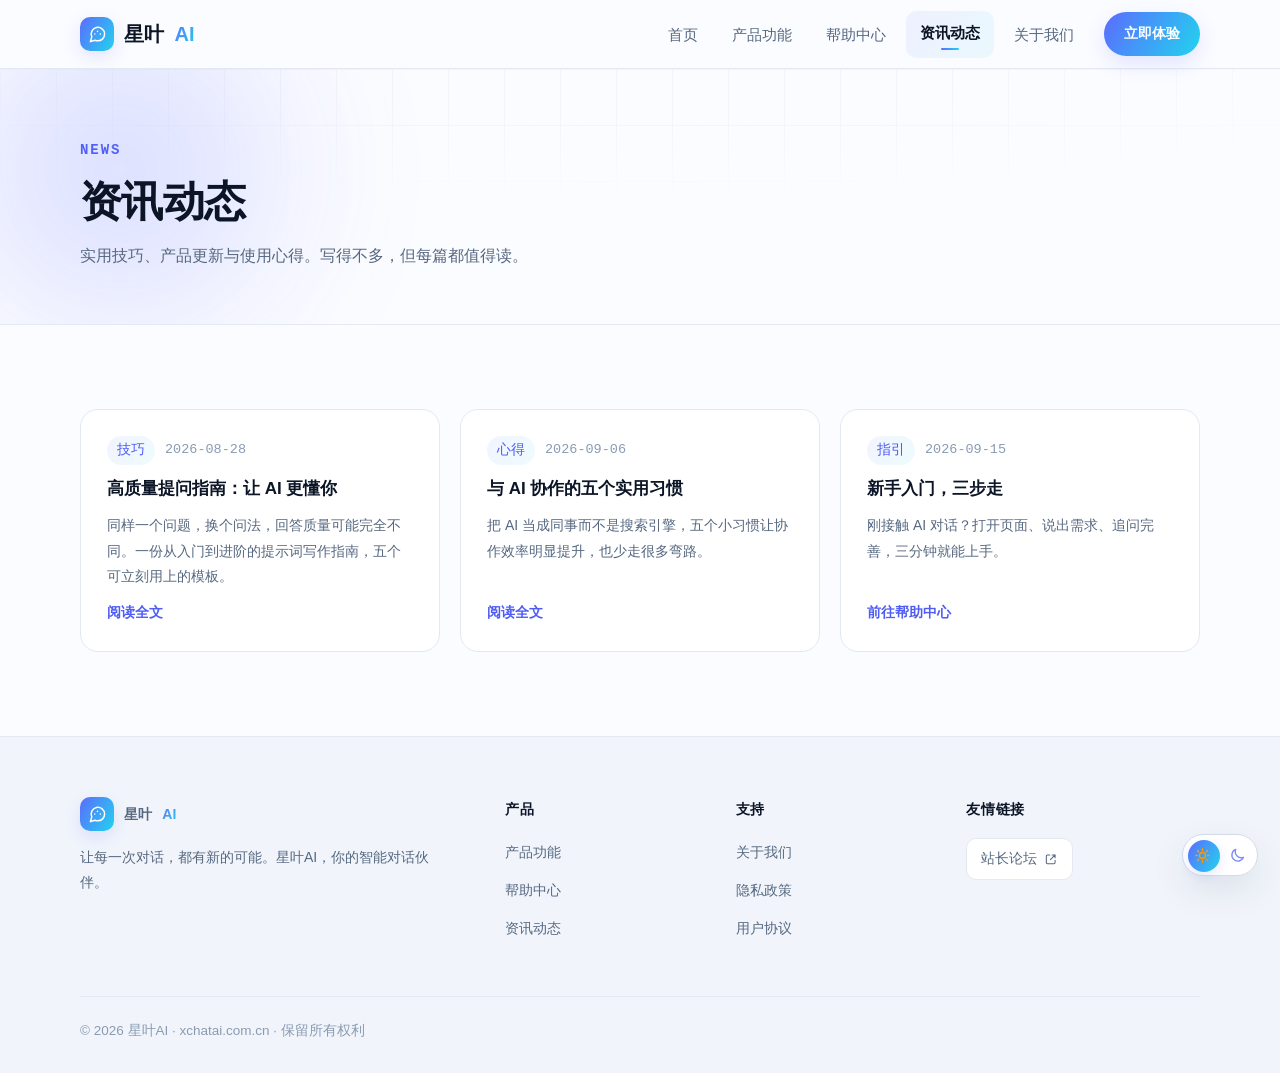
<file: news/index.html>
<!DOCTYPE html>
<html lang="zh-CN">
<head>
<meta charset="UTF-8">
<meta name="viewport" content="width=device-width, initial-scale=1.0">
<title>资讯动态 - 星叶AI | xchatai.com.cn</title>
<meta name="keywords" content="AI资讯,AI技巧,提示词,使用技巧">
<meta name="description" content="星叶AI 资讯动态，分享 AI 对话技巧、提示词指南与产品更新，帮助你更好地使用智能助手。">
<meta name="robots" content="index,follow">
<link rel="icon" type="image/svg+xml" href="../favicon.svg">
<link rel="stylesheet" href="../assets/css/style.css">
</head>
<body>

<header class="site-header">
  <div class="container header-inner">
    <a class="logo" href="../index.html" aria-label="星叶AI 首页">
      <span class="logo-mark">
        <svg viewBox="0 0 24 24" fill="none" stroke="currentColor" stroke-width="1.9" stroke-linecap="round" stroke-linejoin="round">
          <path d="M21 11.5a8.5 8.5 0 0 1-8.5 8.5c-1.3 0-2.5-.3-3.6-.8L3 21l1.8-5.9A8.5 8.5 0 1 1 21 11.5z"/>
          <path d="M12 8v.1M8.5 11.5h.1M15.5 11.5h.1"/>
        </svg>
      </span>
      星叶<span class="logo-ai">AI</span>
    </a>
    <button id="navToggle" class="nav-toggle" aria-expanded="false" aria-label="打开导航">
      <svg viewBox="0 0 24 24" fill="none" stroke="currentColor" stroke-width="2" stroke-linecap="round"><path d="M4 7h16M4 12h16M4 17h16"/></svg>
    </button>
    <nav class="site-nav" aria-label="主导航">
      <a class="nav-link" href="../index.html">首页</a>
      <a class="nav-link" href="../features/index.html">产品功能</a>
      <a class="nav-link" href="../help/index.html">帮助中心</a>
      <a class="nav-link active" href="index.html">资讯动态</a>
      <a class="nav-link" href="../about/index.html">关于我们</a>
      <a class="nav-cta" href="https://chat.deepseek.com" target="_blank" rel="noopener nofollow">立即体验</a>
    </nav>
  </div>
</header>

<main>
  <section class="page-hero">
    <div class="hero-bg" aria-hidden="true">
      <div class="hero-grid"></div>
      <div class="orb orb-a"></div>
    </div>
    <div class="container">
      <span class="eyebrow">NEWS</span>
      <h1>资讯动态</h1>
      <p class="page-sub">实用技巧、产品更新与使用心得。写得不多，但每篇都值得读。</p>
    </div>
  </section>

  <section class="section">
    <div class="container">
      <div class="news-grid">
        <a class="news-card" href="posts/prompt-guide/index.html">
          <div class="news-meta"><span class="news-tag">技巧</span><time datetime="2026-08-28">2026-08-28</time></div>
          <h4>高质量提问指南：让 AI 更懂你</h4>
          <p>同样一个问题，换个问法，回答质量可能完全不同。一份从入门到进阶的提示词写作指南，五个可立刻用上的模板。</p>
          <span class="news-more">阅读全文</span>
        </a>
        <a class="news-card" href="posts/ai-tips/index.html">
          <div class="news-meta"><span class="news-tag">心得</span><time datetime="2026-09-06">2026-09-06</time></div>
          <h4>与 AI 协作的五个实用习惯</h4>
          <p>把 AI 当成同事而不是搜索引擎，五个小习惯让协作效率明显提升，也少走很多弯路。</p>
          <span class="news-more">阅读全文</span>
        </a>
        <a class="news-card" href="../help/index.html">
          <div class="news-meta"><span class="news-tag">指引</span><time datetime="2026-09-15">2026-09-15</time></div>
          <h4>新手入门，三步走</h4>
          <p>刚接触 AI 对话？打开页面、说出需求、追问完善，三分钟就能上手。</p>
          <span class="news-more">前往帮助中心</span>
        </a>
      </div>
    </div>
  </section>
</main>

<footer class="site-footer">
  <div class="container">
    <div class="footer-grid">
      <div class="footer-col footer-brand">
        <a class="logo" href="../index.html">
          <span class="logo-mark">
            <svg viewBox="0 0 24 24" fill="none" stroke="currentColor" stroke-width="1.9" stroke-linecap="round" stroke-linejoin="round">
              <path d="M21 11.5a8.5 8.5 0 0 1-8.5 8.5c-1.3 0-2.5-.3-3.6-.8L3 21l1.8-5.9A8.5 8.5 0 1 1 21 11.5z"/>
              <path d="M12 8v.1M8.5 11.5h.1M15.5 11.5h.1"/>
            </svg>
          </span>
          星叶<span class="logo-ai">AI</span>
        </a>
        <p>让每一次对话，都有新的可能。星叶AI，你的智能对话伙伴。</p>
      </div>
      <div class="footer-col">
        <h4>产品</h4>
        <ul>
          <li><a href="../features/index.html">产品功能</a></li>
          <li><a href="../help/index.html">帮助中心</a></li>
          <li><a href="index.html">资讯动态</a></li>
        </ul>
      </div>
      <div class="footer-col">
        <h4>支持</h4>
        <ul>
          <li><a href="../about/index.html">关于我们</a></li>
          <li><a href="../privacy/index.html">隐私政策</a></li>
          <li><a href="../terms/index.html">用户协议</a></li>
        </ul>
      </div>
      <div class="footer-col">
        <h4>友情链接</h4>
        <ul>
          <li>
            <a class="footer-friend" href="https://www.4414.cn" target="_blank" rel="noopener nofollow">
              站长论坛
              <svg viewBox="0 0 24 24" fill="none" stroke="currentColor" stroke-width="1.8" stroke-linecap="round" stroke-linejoin="round"><path d="M14 5h5v5M19 5l-8 8"/><path d="M19 14v4a2 2 0 0 1-2 2H6a2 2 0 0 1-2-2V7a2 2 0 0 1 2-2h4"/></svg>
            </a>
          </li>
        </ul>
      </div>
    </div>
    <div class="footer-bottom">
      <p>© <span id="year">2026</span> 星叶AI · xchatai.com.cn · 保留所有权利</p>
      <p><!-- 上线后在此补充 ICP 备案号，示例：苏ICP备XXXXXXXX号 --></p>
    </div>
  </div>
</footer>

<button id="themeToggle" class="theme-switch" aria-label="切换黑白主题">
  <svg class="sun" viewBox="0 0 24 24" fill="none" stroke="currentColor" stroke-width="1.9" stroke-linecap="round"><circle cx="12" cy="12" r="4.2"/><path d="M12 2.5v2.4M12 19.1v2.4M2.5 12h2.4M19.1 12h2.4M4.9 4.9l1.7 1.7M17.4 17.4l1.7 1.7M19.1 4.9l-1.7 1.7M6.6 17.4l-1.7 1.7"/></svg>
  <svg class="moon" viewBox="0 0 24 24" fill="none" stroke="currentColor" stroke-width="1.9" stroke-linecap="round" stroke-linejoin="round"><path d="M20.5 14.5A8.5 8.5 0 0 1 9.5 3.5a8.5 8.5 0 1 0 11 11z"/></svg>
  <span class="theme-knob"></span>
</button>
<span id="themeHint" class="theme-hint" role="status"></span>

<script src="../assets/js/main.js"></script>
</body>
</html>
</file>
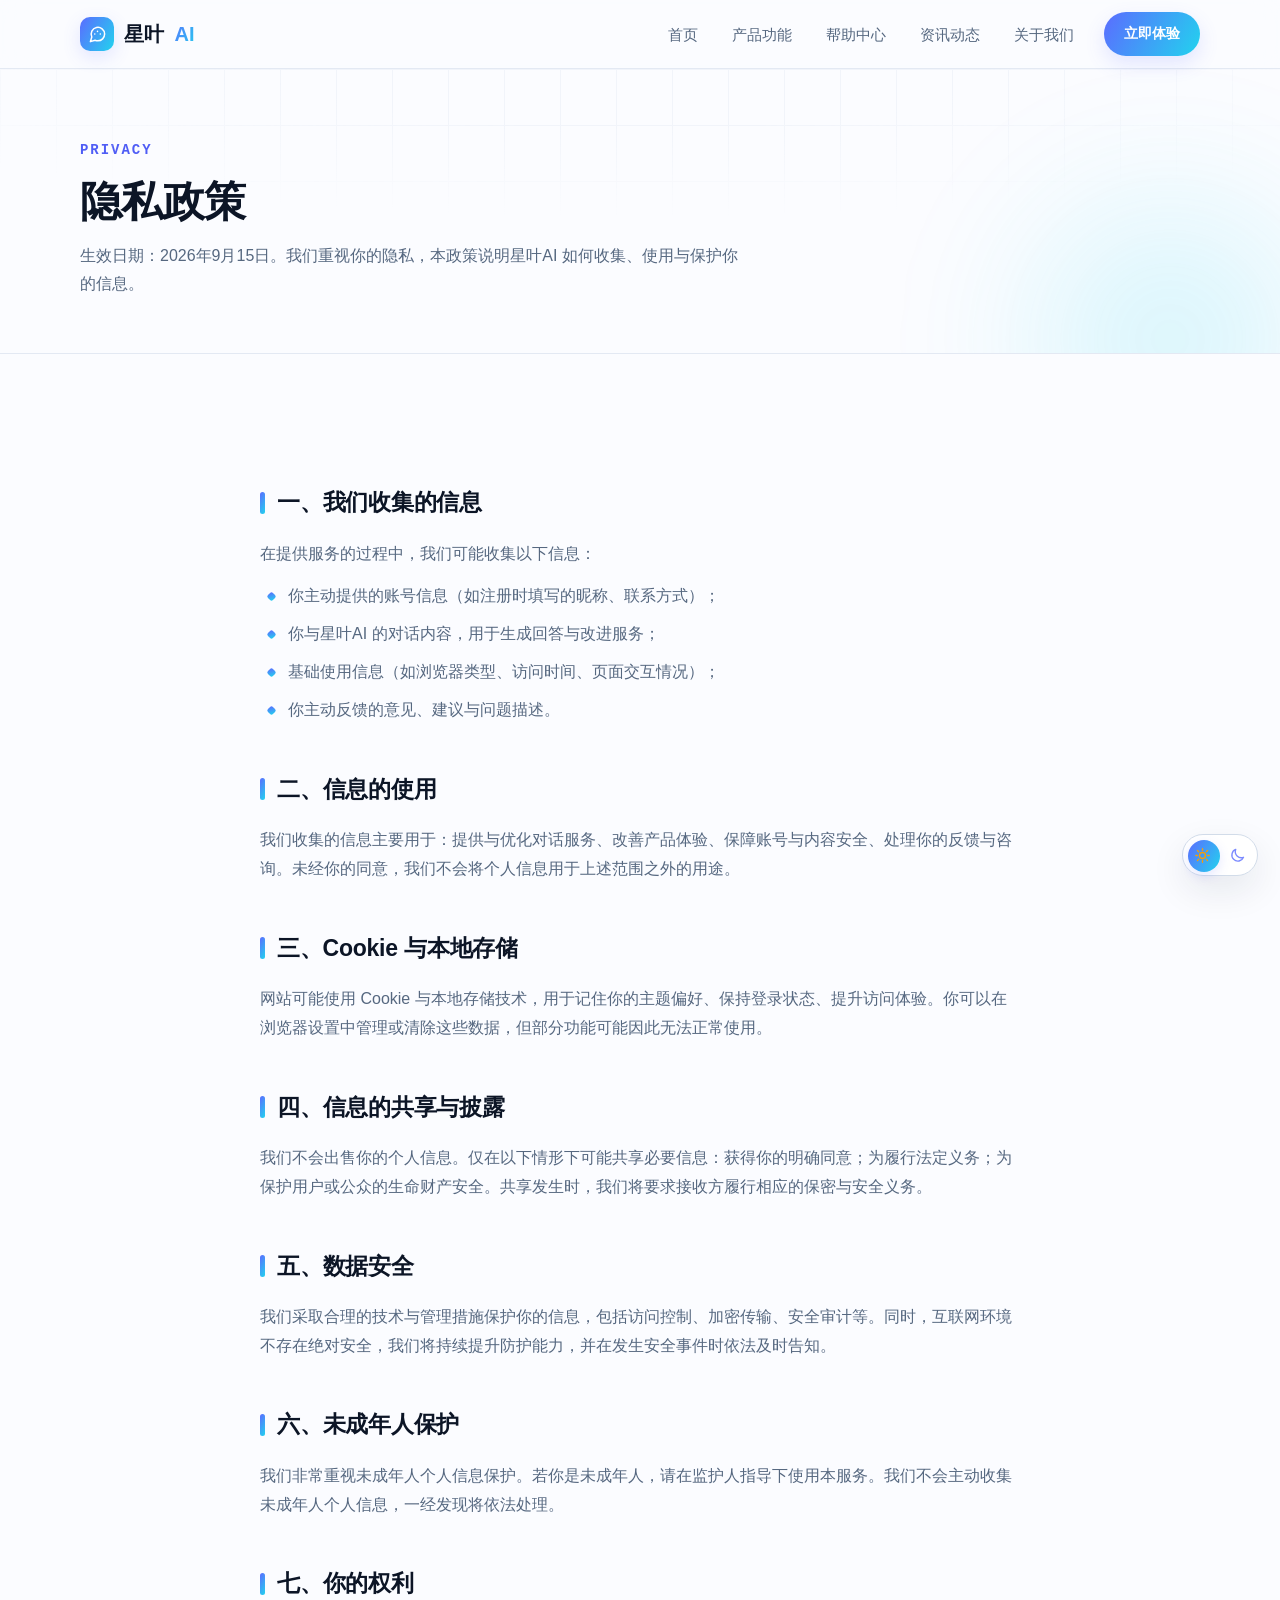
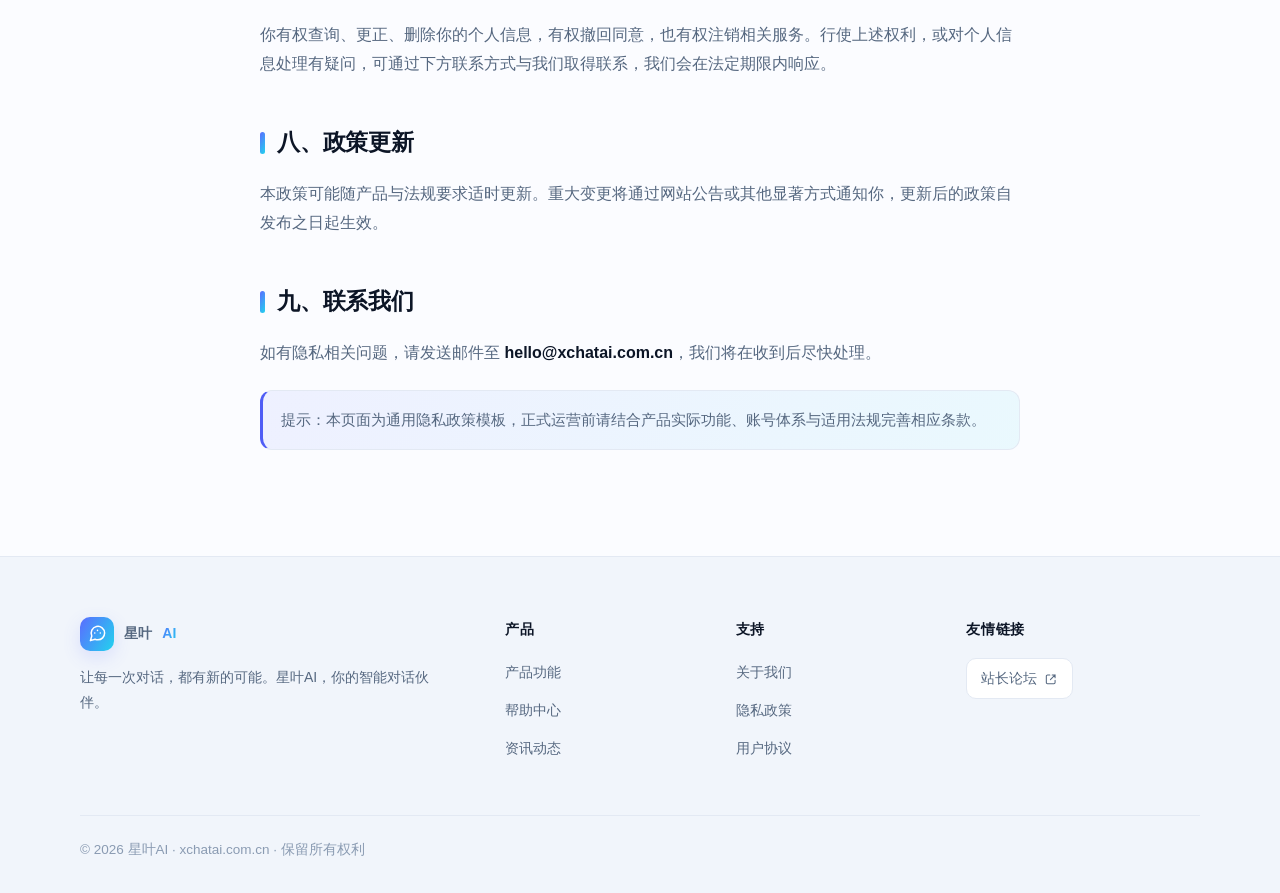
<file: privacy/index.html>
<!DOCTYPE html>
<html lang="zh-CN">
<head>
<meta charset="UTF-8">
<meta name="viewport" content="width=device-width, initial-scale=1.0">
<title>隐私政策 - 星叶AI | xchatai.com.cn</title>
<meta name="keywords" content="隐私政策,个人信息,数据安全">
<meta name="description" content="星叶AI 隐私政策：说明我们收集哪些信息、如何使用与保护你的个人数据，以及你享有的权利。">
<meta name="robots" content="index,follow">
<link rel="icon" type="image/svg+xml" href="../favicon.svg">
<link rel="stylesheet" href="../assets/css/style.css">
</head>
<body>

<header class="site-header">
  <div class="container header-inner">
    <a class="logo" href="../index.html" aria-label="星叶AI 首页">
      <span class="logo-mark">
        <svg viewBox="0 0 24 24" fill="none" stroke="currentColor" stroke-width="1.9" stroke-linecap="round" stroke-linejoin="round">
          <path d="M21 11.5a8.5 8.5 0 0 1-8.5 8.5c-1.3 0-2.5-.3-3.6-.8L3 21l1.8-5.9A8.5 8.5 0 1 1 21 11.5z"/>
          <path d="M12 8v.1M8.5 11.5h.1M15.5 11.5h.1"/>
        </svg>
      </span>
      星叶<span class="logo-ai">AI</span>
    </a>
    <button id="navToggle" class="nav-toggle" aria-expanded="false" aria-label="打开导航">
      <svg viewBox="0 0 24 24" fill="none" stroke="currentColor" stroke-width="2" stroke-linecap="round"><path d="M4 7h16M4 12h16M4 17h16"/></svg>
    </button>
    <nav class="site-nav" aria-label="主导航">
      <a class="nav-link" href="../index.html">首页</a>
      <a class="nav-link" href="../features/index.html">产品功能</a>
      <a class="nav-link" href="../help/index.html">帮助中心</a>
      <a class="nav-link" href="../news/index.html">资讯动态</a>
      <a class="nav-link" href="../about/index.html">关于我们</a>
      <a class="nav-cta" href="https://chat.deepseek.com" target="_blank" rel="noopener nofollow">立即体验</a>
    </nav>
  </div>
</header>

<main>
  <section class="page-hero">
    <div class="hero-bg" aria-hidden="true">
      <div class="hero-grid"></div>
      <div class="orb orb-b"></div>
    </div>
    <div class="container">
      <span class="eyebrow">PRIVACY</span>
      <h1>隐私政策</h1>
      <p class="page-sub">生效日期：2026年9月15日。我们重视你的隐私，本政策说明星叶AI 如何收集、使用与保护你的信息。</p>
    </div>
  </section>

  <section class="section">
    <div class="container">
      <div class="content" style="margin:0 auto">
        <h2>一、我们收集的信息</h2>
        <p>在提供服务的过程中，我们可能收集以下信息：</p>
        <ul>
          <li>你主动提供的账号信息（如注册时填写的昵称、联系方式）；</li>
          <li>你与星叶AI 的对话内容，用于生成回答与改进服务；</li>
          <li>基础使用信息（如浏览器类型、访问时间、页面交互情况）；</li>
          <li>你主动反馈的意见、建议与问题描述。</li>
        </ul>

        <h2>二、信息的使用</h2>
        <p>我们收集的信息主要用于：提供与优化对话服务、改善产品体验、保障账号与内容安全、处理你的反馈与咨询。未经你的同意，我们不会将个人信息用于上述范围之外的用途。</p>

        <h2>三、Cookie 与本地存储</h2>
        <p>网站可能使用 Cookie 与本地存储技术，用于记住你的主题偏好、保持登录状态、提升访问体验。你可以在浏览器设置中管理或清除这些数据，但部分功能可能因此无法正常使用。</p>

        <h2>四、信息的共享与披露</h2>
        <p>我们不会出售你的个人信息。仅在以下情形下可能共享必要信息：获得你的明确同意；为履行法定义务；为保护用户或公众的生命财产安全。共享发生时，我们将要求接收方履行相应的保密与安全义务。</p>

        <h2>五、数据安全</h2>
        <p>我们采取合理的技术与管理措施保护你的信息，包括访问控制、加密传输、安全审计等。同时，互联网环境不存在绝对安全，我们将持续提升防护能力，并在发生安全事件时依法及时告知。</p>

        <h2>六、未成年人保护</h2>
        <p>我们非常重视未成年人个人信息保护。若你是未成年人，请在监护人指导下使用本服务。我们不会主动收集未成年人个人信息，一经发现将依法处理。</p>

        <h2>七、你的权利</h2>
        <p>你有权查询、更正、删除你的个人信息，有权撤回同意，也有权注销相关服务。行使上述权利，或对个人信息处理有疑问，可通过下方联系方式与我们取得联系，我们会在法定期限内响应。</p>

        <h2>八、政策更新</h2>
        <p>本政策可能随产品与法规要求适时更新。重大变更将通过网站公告或其他显著方式通知你，更新后的政策自发布之日起生效。</p>

        <h2>九、联系我们</h2>
        <p>如有隐私相关问题，请发送邮件至 <strong>hello@xchatai.com.cn</strong>，我们将在收到后尽快处理。</p>

        <div class="note">提示：本页面为通用隐私政策模板，正式运营前请结合产品实际功能、账号体系与适用法规完善相应条款。</div>
      </div>
    </div>
  </section>
</main>

<footer class="site-footer">
  <div class="container">
    <div class="footer-grid">
      <div class="footer-col footer-brand">
        <a class="logo" href="../index.html">
          <span class="logo-mark">
            <svg viewBox="0 0 24 24" fill="none" stroke="currentColor" stroke-width="1.9" stroke-linecap="round" stroke-linejoin="round">
              <path d="M21 11.5a8.5 8.5 0 0 1-8.5 8.5c-1.3 0-2.5-.3-3.6-.8L3 21l1.8-5.9A8.5 8.5 0 1 1 21 11.5z"/>
              <path d="M12 8v.1M8.5 11.5h.1M15.5 11.5h.1"/>
            </svg>
          </span>
          星叶<span class="logo-ai">AI</span>
        </a>
        <p>让每一次对话，都有新的可能。星叶AI，你的智能对话伙伴。</p>
      </div>
      <div class="footer-col">
        <h4>产品</h4>
        <ul>
          <li><a href="../features/index.html">产品功能</a></li>
          <li><a href="../help/index.html">帮助中心</a></li>
          <li><a href="../news/index.html">资讯动态</a></li>
        </ul>
      </div>
      <div class="footer-col">
        <h4>支持</h4>
        <ul>
          <li><a href="../about/index.html">关于我们</a></li>
          <li><a href="index.html">隐私政策</a></li>
          <li><a href="../terms/index.html">用户协议</a></li>
        </ul>
      </div>
      <div class="footer-col">
        <h4>友情链接</h4>
        <ul>
          <li>
            <a class="footer-friend" href="https://www.4414.cn" target="_blank" rel="noopener nofollow">
              站长论坛
              <svg viewBox="0 0 24 24" fill="none" stroke="currentColor" stroke-width="1.8" stroke-linecap="round" stroke-linejoin="round"><path d="M14 5h5v5M19 5l-8 8"/><path d="M19 14v4a2 2 0 0 1-2 2H6a2 2 0 0 1-2-2V7a2 2 0 0 1 2-2h4"/></svg>
            </a>
          </li>
        </ul>
      </div>
    </div>
    <div class="footer-bottom">
      <p>© <span id="year">2026</span> 星叶AI · xchatai.com.cn · 保留所有权利</p>
      <p><!-- 上线后在此补充 ICP 备案号，示例：苏ICP备XXXXXXXX号 --></p>
    </div>
  </div>
</footer>

<button id="themeToggle" class="theme-switch" aria-label="切换黑白主题">
  <svg class="sun" viewBox="0 0 24 24" fill="none" stroke="currentColor" stroke-width="1.9" stroke-linecap="round"><circle cx="12" cy="12" r="4.2"/><path d="M12 2.5v2.4M12 19.1v2.4M2.5 12h2.4M19.1 12h2.4M4.9 4.9l1.7 1.7M17.4 17.4l1.7 1.7M19.1 4.9l-1.7 1.7M6.6 17.4l-1.7 1.7"/></svg>
  <svg class="moon" viewBox="0 0 24 24" fill="none" stroke="currentColor" stroke-width="1.9" stroke-linecap="round" stroke-linejoin="round"><path d="M20.5 14.5A8.5 8.5 0 0 1 9.5 3.5a8.5 8.5 0 1 0 11 11z"/></svg>
  <span class="theme-knob"></span>
</button>
<span id="themeHint" class="theme-hint" role="status"></span>

<script src="../assets/js/main.js"></script>
</body>
</html>
</file>
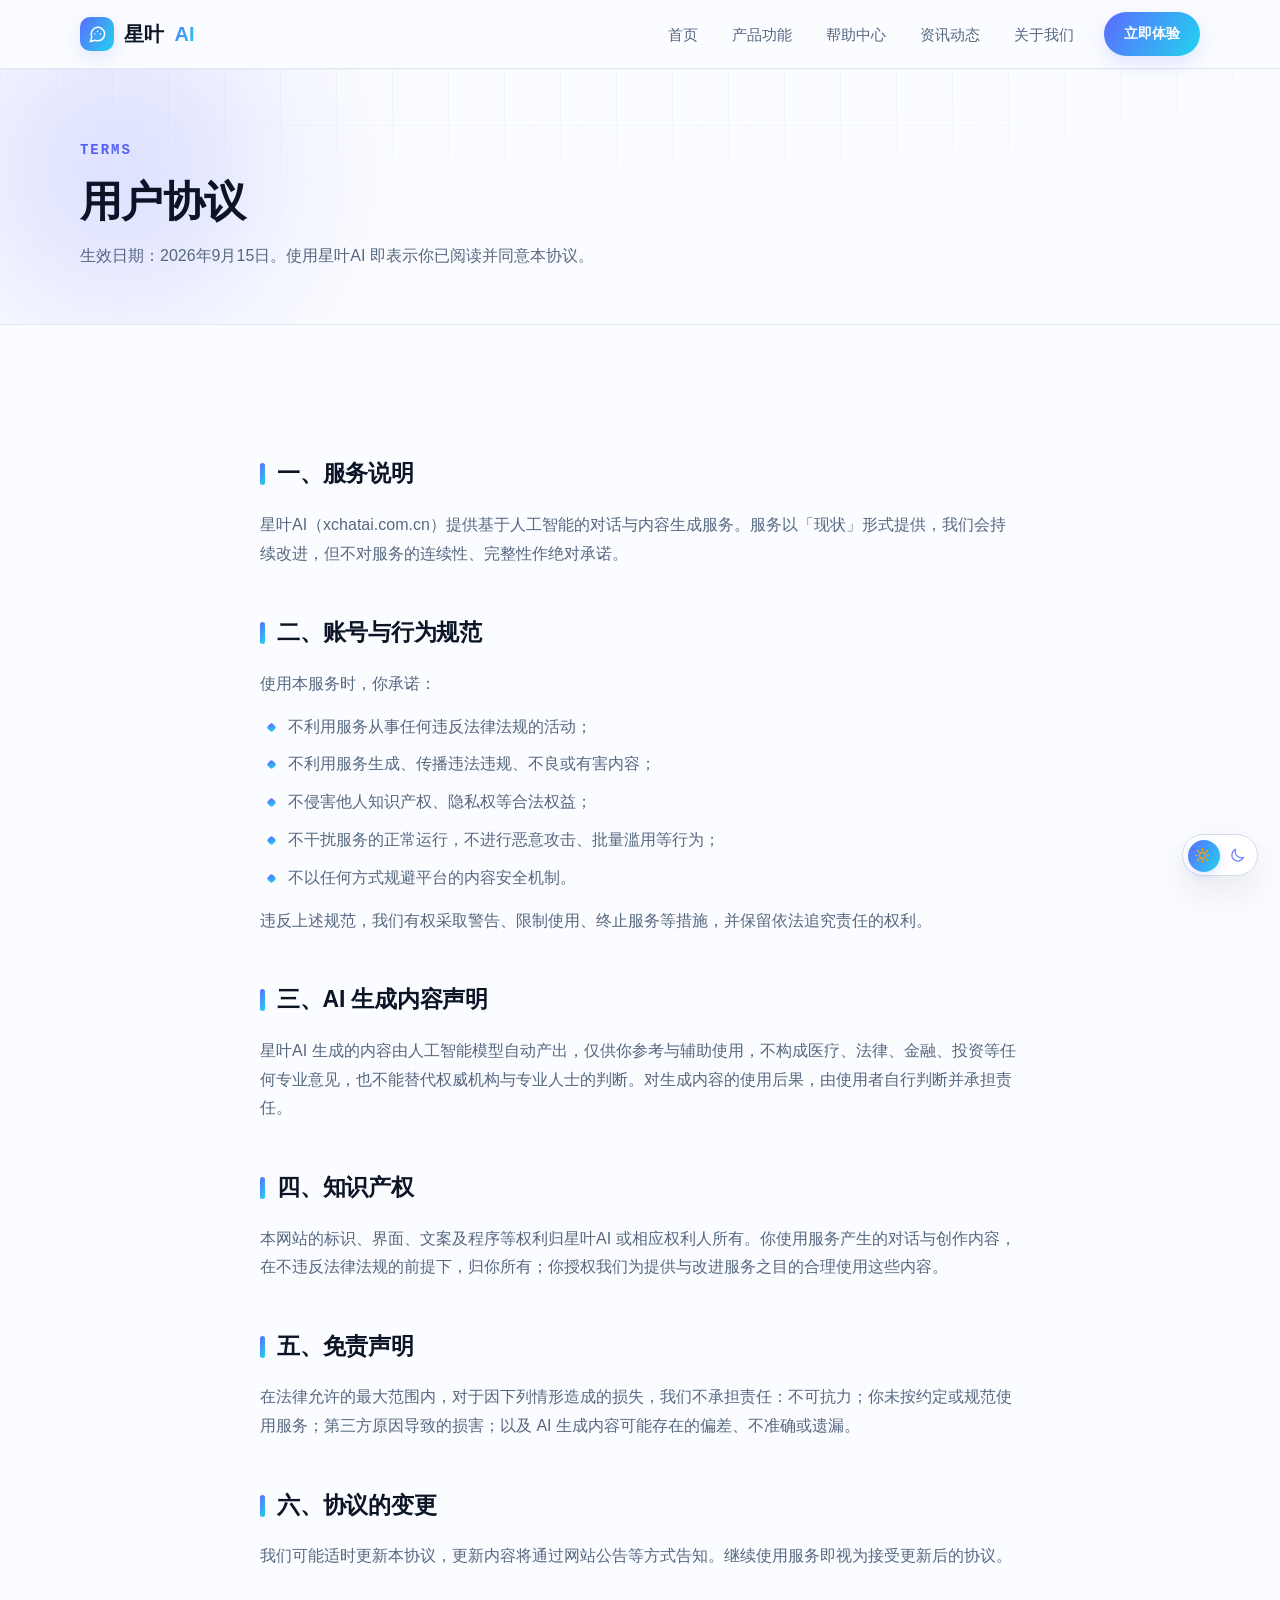
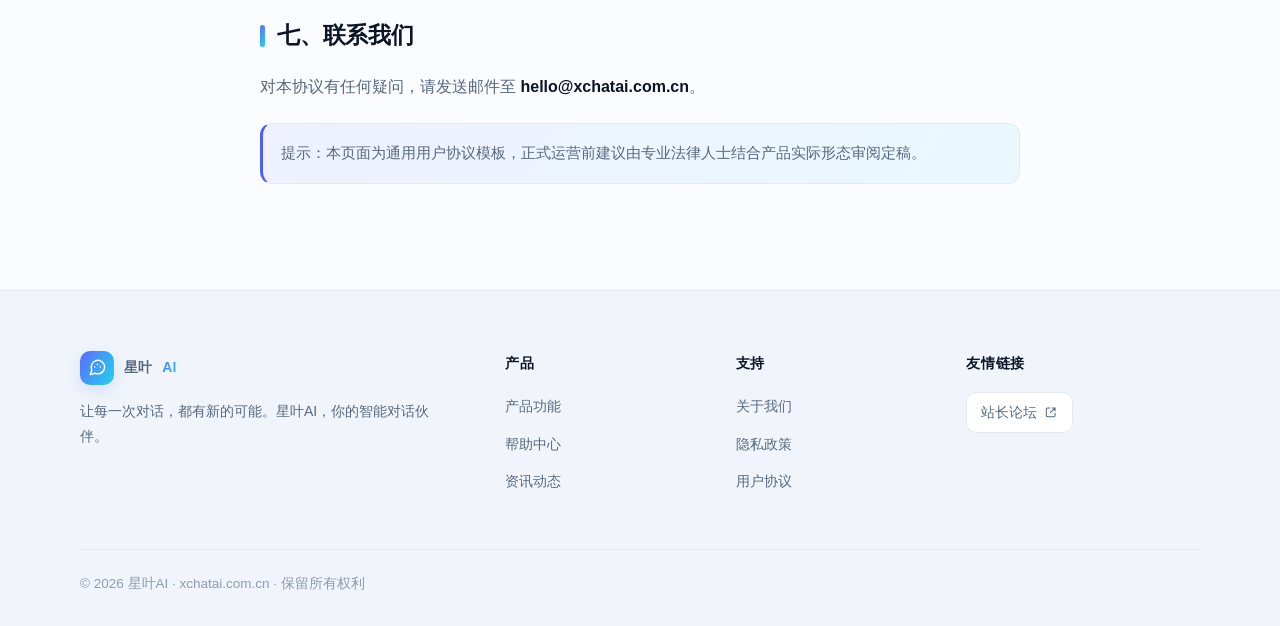
<file: terms/index.html>
<!DOCTYPE html>
<html lang="zh-CN">
<head>
<meta charset="UTF-8">
<meta name="viewport" content="width=device-width, initial-scale=1.0">
<title>用户协议 - 星叶AI | xchatai.com.cn</title>
<meta name="keywords" content="用户协议,服务条款,使用规范">
<meta name="description" content="星叶AI 用户协议：服务说明、用户行为规范、AI 生成内容声明与免责条款。">
<meta name="robots" content="index,follow">
<link rel="icon" type="image/svg+xml" href="../favicon.svg">
<link rel="stylesheet" href="../assets/css/style.css">
</head>
<body>

<header class="site-header">
  <div class="container header-inner">
    <a class="logo" href="../index.html" aria-label="星叶AI 首页">
      <span class="logo-mark">
        <svg viewBox="0 0 24 24" fill="none" stroke="currentColor" stroke-width="1.9" stroke-linecap="round" stroke-linejoin="round">
          <path d="M21 11.5a8.5 8.5 0 0 1-8.5 8.5c-1.3 0-2.5-.3-3.6-.8L3 21l1.8-5.9A8.5 8.5 0 1 1 21 11.5z"/>
          <path d="M12 8v.1M8.5 11.5h.1M15.5 11.5h.1"/>
        </svg>
      </span>
      星叶<span class="logo-ai">AI</span>
    </a>
    <button id="navToggle" class="nav-toggle" aria-expanded="false" aria-label="打开导航">
      <svg viewBox="0 0 24 24" fill="none" stroke="currentColor" stroke-width="2" stroke-linecap="round"><path d="M4 7h16M4 12h16M4 17h16"/></svg>
    </button>
    <nav class="site-nav" aria-label="主导航">
      <a class="nav-link" href="../index.html">首页</a>
      <a class="nav-link" href="../features/index.html">产品功能</a>
      <a class="nav-link" href="../help/index.html">帮助中心</a>
      <a class="nav-link" href="../news/index.html">资讯动态</a>
      <a class="nav-link" href="../about/index.html">关于我们</a>
      <a class="nav-cta" href="https://chat.deepseek.com" target="_blank" rel="noopener nofollow">立即体验</a>
    </nav>
  </div>
</header>

<main>
  <section class="page-hero">
    <div class="hero-bg" aria-hidden="true">
      <div class="hero-grid"></div>
      <div class="orb orb-a"></div>
    </div>
    <div class="container">
      <span class="eyebrow">TERMS</span>
      <h1>用户协议</h1>
      <p class="page-sub">生效日期：2026年9月15日。使用星叶AI 即表示你已阅读并同意本协议。</p>
    </div>
  </section>

  <section class="section">
    <div class="container">
      <div class="content" style="margin:0 auto">
        <h2>一、服务说明</h2>
        <p>星叶AI（xchatai.com.cn）提供基于人工智能的对话与内容生成服务。服务以「现状」形式提供，我们会持续改进，但不对服务的连续性、完整性作绝对承诺。</p>

        <h2>二、账号与行为规范</h2>
        <p>使用本服务时，你承诺：</p>
        <ul>
          <li>不利用服务从事任何违反法律法规的活动；</li>
          <li>不利用服务生成、传播违法违规、不良或有害内容；</li>
          <li>不侵害他人知识产权、隐私权等合法权益；</li>
          <li>不干扰服务的正常运行，不进行恶意攻击、批量滥用等行为；</li>
          <li>不以任何方式规避平台的内容安全机制。</li>
        </ul>
        <p>违反上述规范，我们有权采取警告、限制使用、终止服务等措施，并保留依法追究责任的权利。</p>

        <h2>三、AI 生成内容声明</h2>
        <p>星叶AI 生成的内容由人工智能模型自动产出，仅供你参考与辅助使用，不构成医疗、法律、金融、投资等任何专业意见，也不能替代权威机构与专业人士的判断。对生成内容的使用后果，由使用者自行判断并承担责任。</p>

        <h2>四、知识产权</h2>
        <p>本网站的标识、界面、文案及程序等权利归星叶AI 或相应权利人所有。你使用服务产生的对话与创作内容，在不违反法律法规的前提下，归你所有；你授权我们为提供与改进服务之目的合理使用这些内容。</p>

        <h2>五、免责声明</h2>
        <p>在法律允许的最大范围内，对于因下列情形造成的损失，我们不承担责任：不可抗力；你未按约定或规范使用服务；第三方原因导致的损害；以及 AI 生成内容可能存在的偏差、不准确或遗漏。</p>

        <h2>六、协议的变更</h2>
        <p>我们可能适时更新本协议，更新内容将通过网站公告等方式告知。继续使用服务即视为接受更新后的协议。</p>

        <h2>七、联系我们</h2>
        <p>对本协议有任何疑问，请发送邮件至 <strong>hello@xchatai.com.cn</strong>。</p>

        <div class="note">提示：本页面为通用用户协议模板，正式运营前建议由专业法律人士结合产品实际形态审阅定稿。</div>
      </div>
    </div>
  </section>
</main>

<footer class="site-footer">
  <div class="container">
    <div class="footer-grid">
      <div class="footer-col footer-brand">
        <a class="logo" href="../index.html">
          <span class="logo-mark">
            <svg viewBox="0 0 24 24" fill="none" stroke="currentColor" stroke-width="1.9" stroke-linecap="round" stroke-linejoin="round">
              <path d="M21 11.5a8.5 8.5 0 0 1-8.5 8.5c-1.3 0-2.5-.3-3.6-.8L3 21l1.8-5.9A8.5 8.5 0 1 1 21 11.5z"/>
              <path d="M12 8v.1M8.5 11.5h.1M15.5 11.5h.1"/>
            </svg>
          </span>
          星叶<span class="logo-ai">AI</span>
        </a>
        <p>让每一次对话，都有新的可能。星叶AI，你的智能对话伙伴。</p>
      </div>
      <div class="footer-col">
        <h4>产品</h4>
        <ul>
          <li><a href="../features/index.html">产品功能</a></li>
          <li><a href="../help/index.html">帮助中心</a></li>
          <li><a href="../news/index.html">资讯动态</a></li>
        </ul>
      </div>
      <div class="footer-col">
        <h4>支持</h4>
        <ul>
          <li><a href="../about/index.html">关于我们</a></li>
          <li><a href="../privacy/index.html">隐私政策</a></li>
          <li><a href="index.html">用户协议</a></li>
        </ul>
      </div>
      <div class="footer-col">
        <h4>友情链接</h4>
        <ul>
          <li>
            <a class="footer-friend" href="https://www.4414.cn" target="_blank" rel="noopener nofollow">
              站长论坛
              <svg viewBox="0 0 24 24" fill="none" stroke="currentColor" stroke-width="1.8" stroke-linecap="round" stroke-linejoin="round"><path d="M14 5h5v5M19 5l-8 8"/><path d="M19 14v4a2 2 0 0 1-2 2H6a2 2 0 0 1-2-2V7a2 2 0 0 1 2-2h4"/></svg>
            </a>
          </li>
        </ul>
      </div>
    </div>
    <div class="footer-bottom">
      <p>© <span id="year">2026</span> 星叶AI · xchatai.com.cn · 保留所有权利</p>
      <p><!-- 上线后在此补充 ICP 备案号，示例：苏ICP备XXXXXXXX号 --></p>
    </div>
  </div>
</footer>

<button id="themeToggle" class="theme-switch" aria-label="切换黑白主题">
  <svg class="sun" viewBox="0 0 24 24" fill="none" stroke="currentColor" stroke-width="1.9" stroke-linecap="round"><circle cx="12" cy="12" r="4.2"/><path d="M12 2.5v2.4M12 19.1v2.4M2.5 12h2.4M19.1 12h2.4M4.9 4.9l1.7 1.7M17.4 17.4l1.7 1.7M19.1 4.9l-1.7 1.7M6.6 17.4l-1.7 1.7"/></svg>
  <svg class="moon" viewBox="0 0 24 24" fill="none" stroke="currentColor" stroke-width="1.9" stroke-linecap="round" stroke-linejoin="round"><path d="M20.5 14.5A8.5 8.5 0 0 1 9.5 3.5a8.5 8.5 0 1 0 11 11z"/></svg>
  <span class="theme-knob"></span>
</button>
<span id="themeHint" class="theme-hint" role="status"></span>

<script src="../assets/js/main.js"></script>
</body>
</html>
</file>
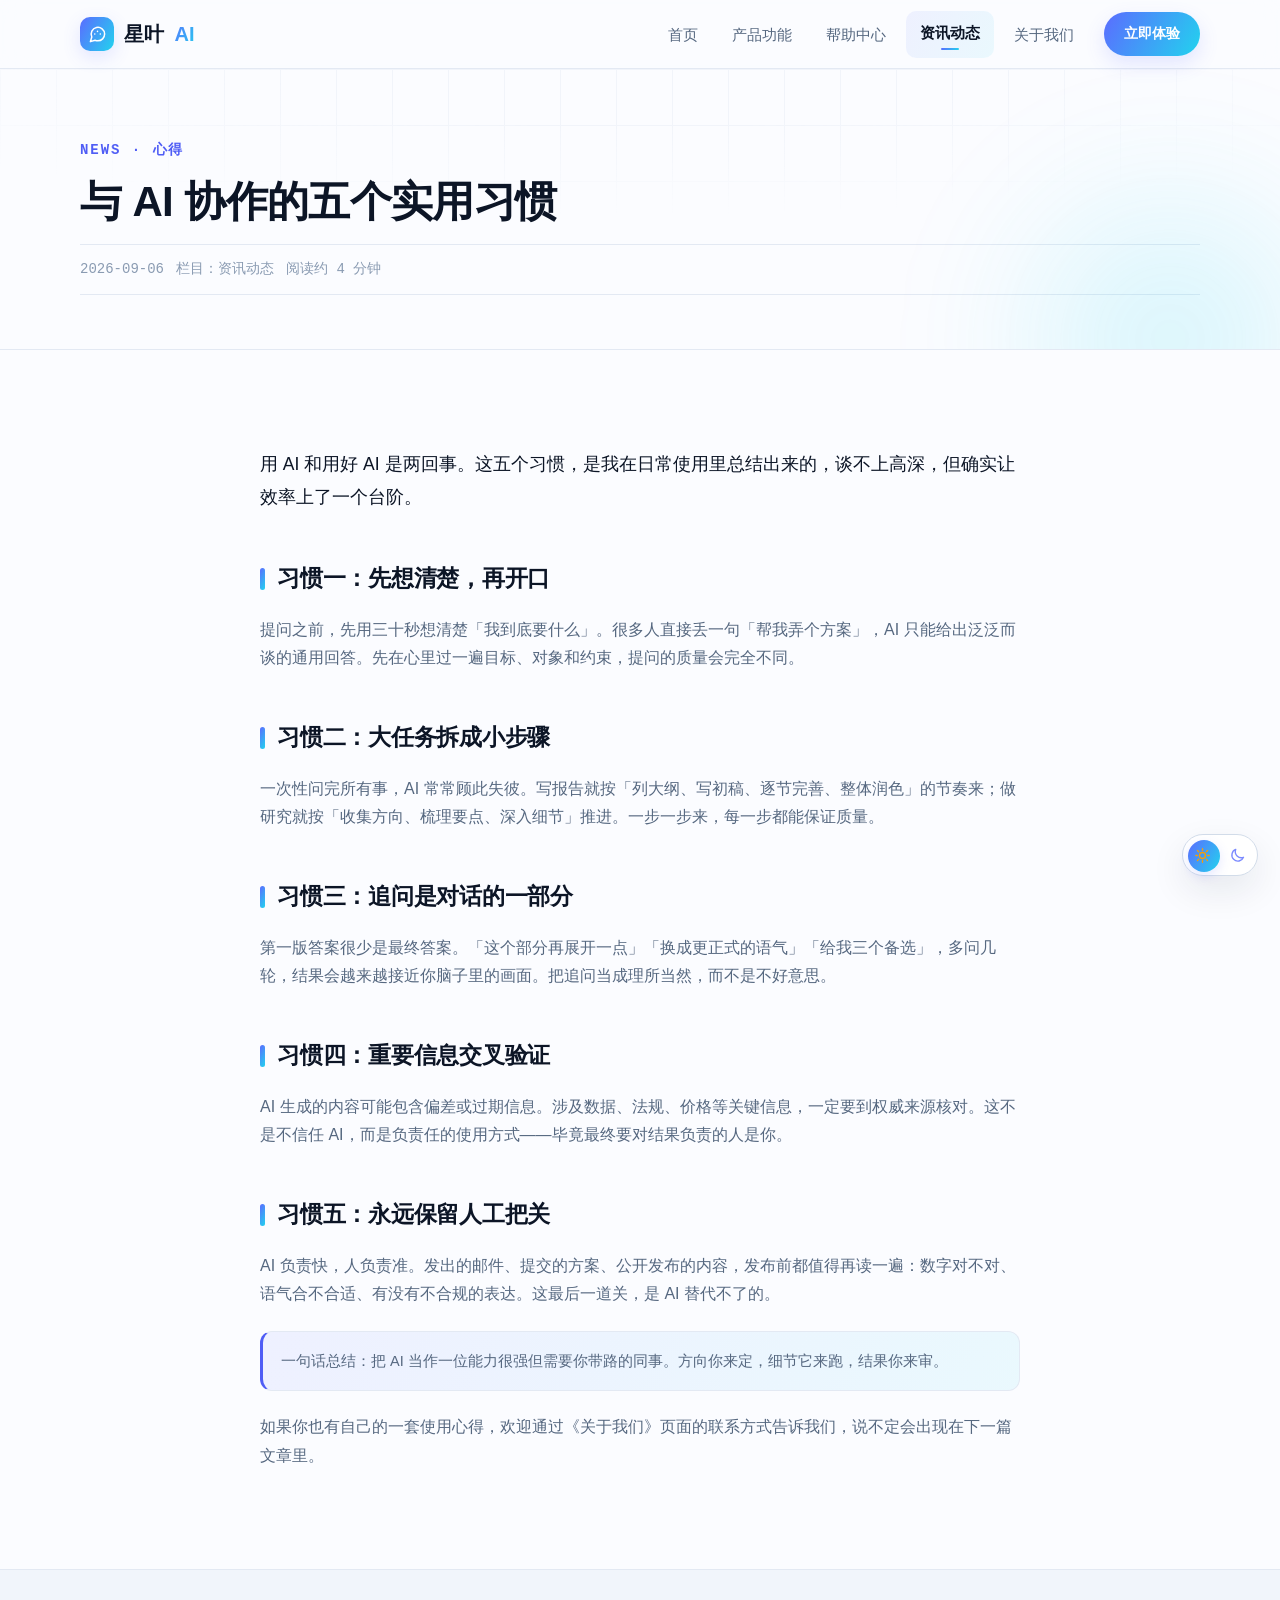
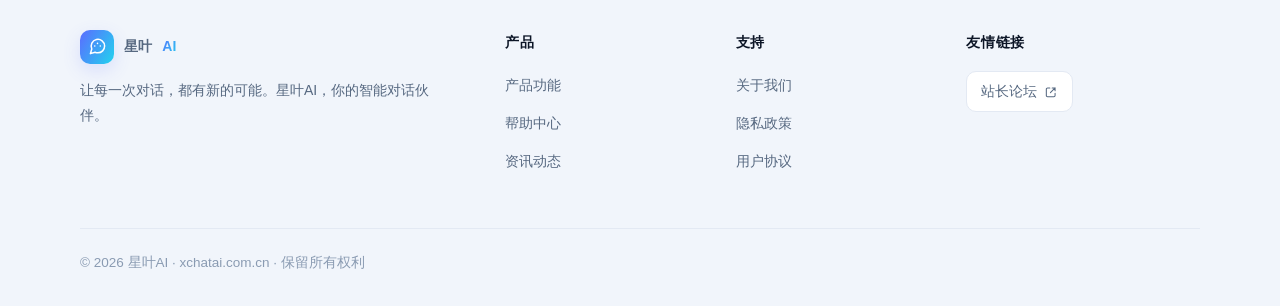
<file: news/posts/ai-tips/index.html>
<!DOCTYPE html>
<html lang="zh-CN">
<head>
<meta charset="UTF-8">
<meta name="viewport" content="width=device-width, initial-scale=1.0">
<title>与 AI 协作的五个实用习惯 - 星叶AI</title>
<meta name="keywords" content="AI使用技巧,AI协作,效率工具">
<meta name="description" content="分享与 AI 高效协作的五个习惯：明确目标、拆分任务、追问细节、交叉验证与人工把关。">
<meta name="robots" content="index,follow">
<link rel="icon" type="image/svg+xml" href="../../../favicon.svg">
<link rel="stylesheet" href="../../../assets/css/style.css">
</head>
<body>

<header class="site-header">
  <div class="container header-inner">
    <a class="logo" href="../../../index.html" aria-label="星叶AI 首页">
      <span class="logo-mark">
        <svg viewBox="0 0 24 24" fill="none" stroke="currentColor" stroke-width="1.9" stroke-linecap="round" stroke-linejoin="round">
          <path d="M21 11.5a8.5 8.5 0 0 1-8.5 8.5c-1.3 0-2.5-.3-3.6-.8L3 21l1.8-5.9A8.5 8.5 0 1 1 21 11.5z"/>
          <path d="M12 8v.1M8.5 11.5h.1M15.5 11.5h.1"/>
        </svg>
      </span>
      星叶<span class="logo-ai">AI</span>
    </a>
    <button id="navToggle" class="nav-toggle" aria-expanded="false" aria-label="打开导航">
      <svg viewBox="0 0 24 24" fill="none" stroke="currentColor" stroke-width="2" stroke-linecap="round"><path d="M4 7h16M4 12h16M4 17h16"/></svg>
    </button>
    <nav class="site-nav" aria-label="主导航">
      <a class="nav-link" href="../../../index.html">首页</a>
      <a class="nav-link" href="../../../features/index.html">产品功能</a>
      <a class="nav-link" href="../../../help/index.html">帮助中心</a>
      <a class="nav-link active" href="../../../news/index.html">资讯动态</a>
      <a class="nav-link" href="../../../about/index.html">关于我们</a>
      <a class="nav-cta" href="https://chat.deepseek.com" target="_blank" rel="noopener nofollow">立即体验</a>
    </nav>
  </div>
</header>

<main>
  <article>
    <section class="page-hero">
      <div class="hero-bg" aria-hidden="true">
        <div class="hero-grid"></div>
        <div class="orb orb-b"></div>
      </div>
      <div class="container">
        <span class="eyebrow">NEWS · 心得</span>
        <h1>与 AI 协作的五个实用习惯</h1>
        <div class="article-meta">
          <time datetime="2026-09-06">2026-09-06</time>
          <span>栏目：资讯动态</span>
          <span>阅读约 4 分钟</span>
        </div>
      </div>
    </section>

    <section class="section">
      <div class="container">
        <div class="content" style="margin:0 auto">
          <p class="lead">用 AI 和用好 AI 是两回事。这五个习惯，是我在日常使用里总结出来的，谈不上高深，但确实让效率上了一个台阶。</p>

          <h2>习惯一：先想清楚，再开口</h2>
          <p>提问之前，先用三十秒想清楚「我到底要什么」。很多人直接丢一句「帮我弄个方案」，AI 只能给出泛泛而谈的通用回答。先在心里过一遍目标、对象和约束，提问的质量会完全不同。</p>

          <h2>习惯二：大任务拆成小步骤</h2>
          <p>一次性问完所有事，AI 常常顾此失彼。写报告就按「列大纲、写初稿、逐节完善、整体润色」的节奏来；做研究就按「收集方向、梳理要点、深入细节」推进。一步一步来，每一步都能保证质量。</p>

          <h2>习惯三：追问是对话的一部分</h2>
          <p>第一版答案很少是最终答案。「这个部分再展开一点」「换成更正式的语气」「给我三个备选」，多问几轮，结果会越来越接近你脑子里的画面。把追问当成理所当然，而不是不好意思。</p>

          <h2>习惯四：重要信息交叉验证</h2>
          <p>AI 生成的内容可能包含偏差或过期信息。涉及数据、法规、价格等关键信息，一定要到权威来源核对。这不是不信任 AI，而是负责任的使用方式——毕竟最终要对结果负责的人是你。</p>

          <h2>习惯五：永远保留人工把关</h2>
          <p>AI 负责快，人负责准。发出的邮件、提交的方案、公开发布的内容，发布前都值得再读一遍：数字对不对、语气合不合适、有没有不合规的表达。这最后一道关，是 AI 替代不了的。</p>

          <div class="note">一句话总结：把 AI 当作一位能力很强但需要你带路的同事。方向你来定，细节它来跑，结果你来审。</div>

          <p>如果你也有自己的一套使用心得，欢迎通过《关于我们》页面的联系方式告诉我们，说不定会出现在下一篇文章里。</p>
        </div>
      </div>
    </section>
  </article>
</main>

<footer class="site-footer">
  <div class="container">
    <div class="footer-grid">
      <div class="footer-col footer-brand">
        <a class="logo" href="../../../index.html">
          <span class="logo-mark">
            <svg viewBox="0 0 24 24" fill="none" stroke="currentColor" stroke-width="1.9" stroke-linecap="round" stroke-linejoin="round">
              <path d="M21 11.5a8.5 8.5 0 0 1-8.5 8.5c-1.3 0-2.5-.3-3.6-.8L3 21l1.8-5.9A8.5 8.5 0 1 1 21 11.5z"/>
              <path d="M12 8v.1M8.5 11.5h.1M15.5 11.5h.1"/>
            </svg>
          </span>
          星叶<span class="logo-ai">AI</span>
        </a>
        <p>让每一次对话，都有新的可能。星叶AI，你的智能对话伙伴。</p>
      </div>
      <div class="footer-col">
        <h4>产品</h4>
        <ul>
          <li><a href="../../../features/index.html">产品功能</a></li>
          <li><a href="../../../help/index.html">帮助中心</a></li>
          <li><a href="../../../news/index.html">资讯动态</a></li>
        </ul>
      </div>
      <div class="footer-col">
        <h4>支持</h4>
        <ul>
          <li><a href="../../../about/index.html">关于我们</a></li>
          <li><a href="../../../privacy/index.html">隐私政策</a></li>
          <li><a href="../../../terms/index.html">用户协议</a></li>
        </ul>
      </div>
      <div class="footer-col">
        <h4>友情链接</h4>
        <ul>
          <li>
            <a class="footer-friend" href="https://www.4414.cn" target="_blank" rel="noopener nofollow">
              站长论坛
              <svg viewBox="0 0 24 24" fill="none" stroke="currentColor" stroke-width="1.8" stroke-linecap="round" stroke-linejoin="round"><path d="M14 5h5v5M19 5l-8 8"/><path d="M19 14v4a2 2 0 0 1-2 2H6a2 2 0 0 1-2-2V7a2 2 0 0 1 2-2h4"/></svg>
            </a>
          </li>
        </ul>
      </div>
    </div>
    <div class="footer-bottom">
      <p>© <span id="year">2026</span> 星叶AI · xchatai.com.cn · 保留所有权利</p>
      <p><!-- 上线后在此补充 ICP 备案号，示例：苏ICP备XXXXXXXX号 --></p>
    </div>
  </div>
</footer>

<button id="themeToggle" class="theme-switch" aria-label="切换黑白主题">
  <svg class="sun" viewBox="0 0 24 24" fill="none" stroke="currentColor" stroke-width="1.9" stroke-linecap="round"><circle cx="12" cy="12" r="4.2"/><path d="M12 2.5v2.4M12 19.1v2.4M2.5 12h2.4M19.1 12h2.4M4.9 4.9l1.7 1.7M17.4 17.4l1.7 1.7M19.1 4.9l-1.7 1.7M6.6 17.4l-1.7 1.7"/></svg>
  <svg class="moon" viewBox="0 0 24 24" fill="none" stroke="currentColor" stroke-width="1.9" stroke-linecap="round" stroke-linejoin="round"><path d="M20.5 14.5A8.5 8.5 0 0 1 9.5 3.5a8.5 8.5 0 1 0 11 11z"/></svg>
  <span class="theme-knob"></span>
</button>
<span id="themeHint" class="theme-hint" role="status"></span>

<script src="../../../assets/js/main.js"></script>
</body>
</html>
</file>
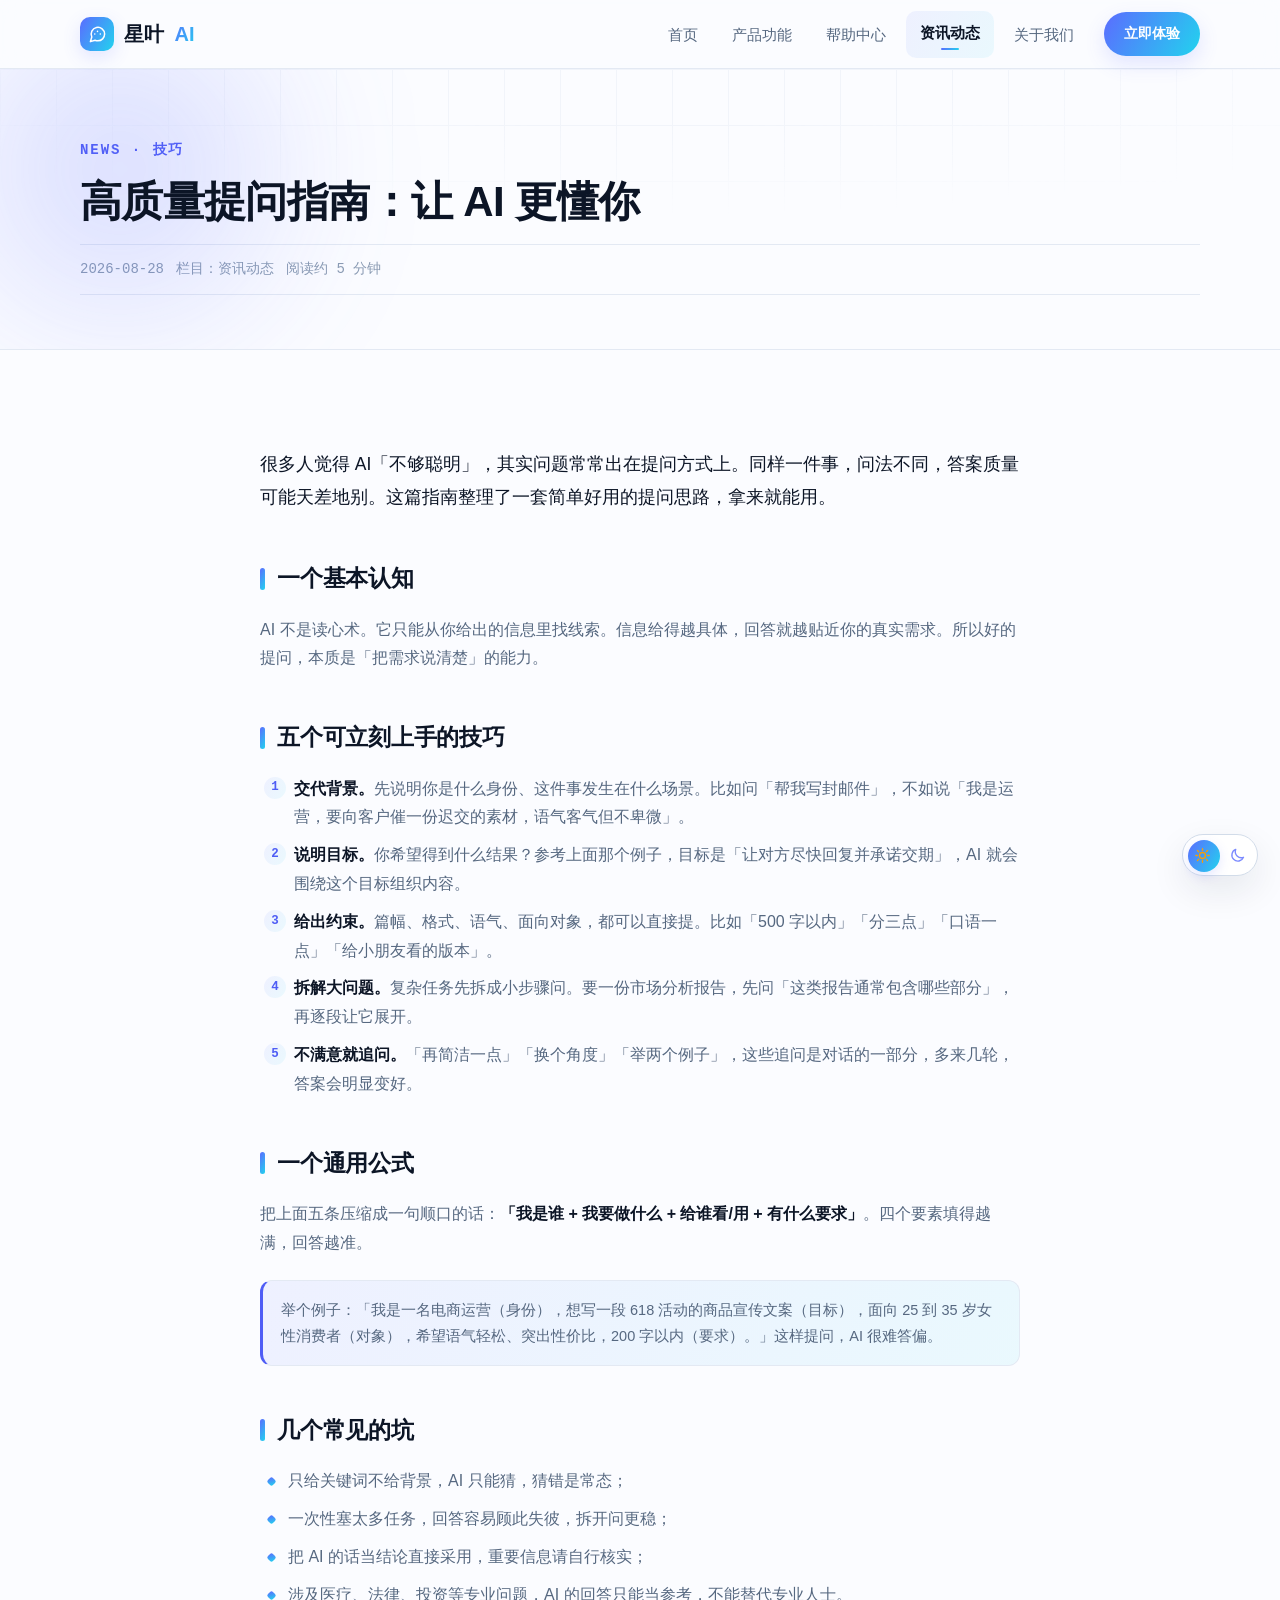
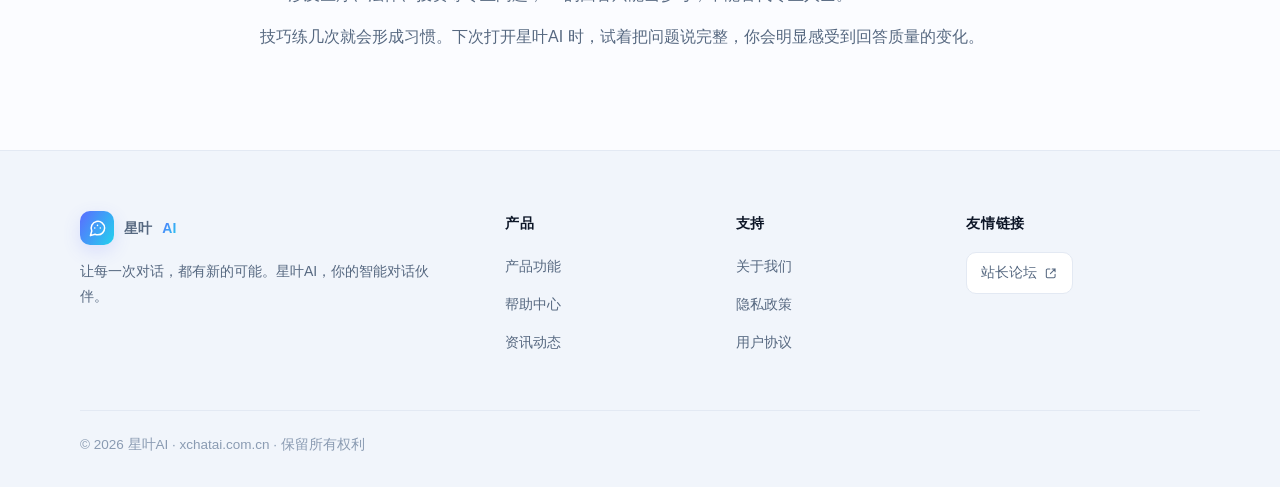
<file: news/posts/prompt-guide/index.html>
<!DOCTYPE html>
<html lang="zh-CN">
<head>
<meta charset="UTF-8">
<meta name="viewport" content="width=device-width, initial-scale=1.0">
<title>高质量提问指南：让 AI 更懂你 - 星叶AI</title>
<meta name="keywords" content="提示词,Prompt,提问技巧,AI对话">
<meta name="description" content="从角色设定、背景信息到明确目标，一份实用的提示词写作指南，帮助你获得更准确的 AI 回答。">
<meta name="robots" content="index,follow">
<link rel="icon" type="image/svg+xml" href="../../../favicon.svg">
<link rel="stylesheet" href="../../../assets/css/style.css">
</head>
<body>

<header class="site-header">
  <div class="container header-inner">
    <a class="logo" href="../../../index.html" aria-label="星叶AI 首页">
      <span class="logo-mark">
        <svg viewBox="0 0 24 24" fill="none" stroke="currentColor" stroke-width="1.9" stroke-linecap="round" stroke-linejoin="round">
          <path d="M21 11.5a8.5 8.5 0 0 1-8.5 8.5c-1.3 0-2.5-.3-3.6-.8L3 21l1.8-5.9A8.5 8.5 0 1 1 21 11.5z"/>
          <path d="M12 8v.1M8.5 11.5h.1M15.5 11.5h.1"/>
        </svg>
      </span>
      星叶<span class="logo-ai">AI</span>
    </a>
    <button id="navToggle" class="nav-toggle" aria-expanded="false" aria-label="打开导航">
      <svg viewBox="0 0 24 24" fill="none" stroke="currentColor" stroke-width="2" stroke-linecap="round"><path d="M4 7h16M4 12h16M4 17h16"/></svg>
    </button>
    <nav class="site-nav" aria-label="主导航">
      <a class="nav-link" href="../../../index.html">首页</a>
      <a class="nav-link" href="../../../features/index.html">产品功能</a>
      <a class="nav-link" href="../../../help/index.html">帮助中心</a>
      <a class="nav-link active" href="../../../news/index.html">资讯动态</a>
      <a class="nav-link" href="../../../about/index.html">关于我们</a>
      <a class="nav-cta" href="https://chat.deepseek.com" target="_blank" rel="noopener nofollow">立即体验</a>
    </nav>
  </div>
</header>

<main>
  <article>
    <section class="page-hero">
      <div class="hero-bg" aria-hidden="true">
        <div class="hero-grid"></div>
        <div class="orb orb-a"></div>
      </div>
      <div class="container">
        <span class="eyebrow">NEWS · 技巧</span>
        <h1>高质量提问指南：让 AI 更懂你</h1>
        <div class="article-meta">
          <time datetime="2026-08-28">2026-08-28</time>
          <span>栏目：资讯动态</span>
          <span>阅读约 5 分钟</span>
        </div>
      </div>
    </section>

    <section class="section">
      <div class="container">
        <div class="content" style="margin:0 auto">
          <p class="lead">很多人觉得 AI「不够聪明」，其实问题常常出在提问方式上。同样一件事，问法不同，答案质量可能天差地别。这篇指南整理了一套简单好用的提问思路，拿来就能用。</p>

          <h2>一个基本认知</h2>
          <p>AI 不是读心术。它只能从你给出的信息里找线索。信息给得越具体，回答就越贴近你的真实需求。所以好的提问，本质是「把需求说清楚」的能力。</p>

          <h2>五个可立刻上手的技巧</h2>
          <ol>
            <li><strong>交代背景。</strong>先说明你是什么身份、这件事发生在什么场景。比如问「帮我写封邮件」，不如说「我是运营，要向客户催一份迟交的素材，语气客气但不卑微」。</li>
            <li><strong>说明目标。</strong>你希望得到什么结果？参考上面那个例子，目标是「让对方尽快回复并承诺交期」，AI 就会围绕这个目标组织内容。</li>
            <li><strong>给出约束。</strong>篇幅、格式、语气、面向对象，都可以直接提。比如「500 字以内」「分三点」「口语一点」「给小朋友看的版本」。</li>
            <li><strong>拆解大问题。</strong>复杂任务先拆成小步骤问。要一份市场分析报告，先问「这类报告通常包含哪些部分」，再逐段让它展开。</li>
            <li><strong>不满意就追问。</strong>「再简洁一点」「换个角度」「举两个例子」，这些追问是对话的一部分，多来几轮，答案会明显变好。</li>
          </ol>

          <h2>一个通用公式</h2>
          <p>把上面五条压缩成一句顺口的话：<strong>「我是谁 + 我要做什么 + 给谁看/用 + 有什么要求」</strong>。四个要素填得越满，回答越准。</p>
          <div class="note">举个例子：「我是一名电商运营（身份），想写一段 618 活动的商品宣传文案（目标），面向 25 到 35 岁女性消费者（对象），希望语气轻松、突出性价比，200 字以内（要求）。」这样提问，AI 很难答偏。</div>

          <h2>几个常见的坑</h2>
          <ul>
            <li>只给关键词不给背景，AI 只能猜，猜错是常态；</li>
            <li>一次性塞太多任务，回答容易顾此失彼，拆开问更稳；</li>
            <li>把 AI 的话当结论直接采用，重要信息请自行核实；</li>
            <li>涉及医疗、法律、投资等专业问题，AI 的回答只能当参考，不能替代专业人士。</li>
          </ul>

          <p>技巧练几次就会形成习惯。下次打开星叶AI 时，试着把问题说完整，你会明显感受到回答质量的变化。</p>
        </div>
      </div>
    </section>
  </article>
</main>

<footer class="site-footer">
  <div class="container">
    <div class="footer-grid">
      <div class="footer-col footer-brand">
        <a class="logo" href="../../../index.html">
          <span class="logo-mark">
            <svg viewBox="0 0 24 24" fill="none" stroke="currentColor" stroke-width="1.9" stroke-linecap="round" stroke-linejoin="round">
              <path d="M21 11.5a8.5 8.5 0 0 1-8.5 8.5c-1.3 0-2.5-.3-3.6-.8L3 21l1.8-5.9A8.5 8.5 0 1 1 21 11.5z"/>
              <path d="M12 8v.1M8.5 11.5h.1M15.5 11.5h.1"/>
            </svg>
          </span>
          星叶<span class="logo-ai">AI</span>
        </a>
        <p>让每一次对话，都有新的可能。星叶AI，你的智能对话伙伴。</p>
      </div>
      <div class="footer-col">
        <h4>产品</h4>
        <ul>
          <li><a href="../../../features/index.html">产品功能</a></li>
          <li><a href="../../../help/index.html">帮助中心</a></li>
          <li><a href="../../../news/index.html">资讯动态</a></li>
        </ul>
      </div>
      <div class="footer-col">
        <h4>支持</h4>
        <ul>
          <li><a href="../../../about/index.html">关于我们</a></li>
          <li><a href="../../../privacy/index.html">隐私政策</a></li>
          <li><a href="../../../terms/index.html">用户协议</a></li>
        </ul>
      </div>
      <div class="footer-col">
        <h4>友情链接</h4>
        <ul>
          <li>
            <a class="footer-friend" href="https://www.4414.cn" target="_blank" rel="noopener nofollow">
              站长论坛
              <svg viewBox="0 0 24 24" fill="none" stroke="currentColor" stroke-width="1.8" stroke-linecap="round" stroke-linejoin="round"><path d="M14 5h5v5M19 5l-8 8"/><path d="M19 14v4a2 2 0 0 1-2 2H6a2 2 0 0 1-2-2V7a2 2 0 0 1 2-2h4"/></svg>
            </a>
          </li>
        </ul>
      </div>
    </div>
    <div class="footer-bottom">
      <p>© <span id="year">2026</span> 星叶AI · xchatai.com.cn · 保留所有权利</p>
      <p><!-- 上线后在此补充 ICP 备案号，示例：苏ICP备XXXXXXXX号 --></p>
    </div>
  </div>
</footer>

<button id="themeToggle" class="theme-switch" aria-label="切换黑白主题">
  <svg class="sun" viewBox="0 0 24 24" fill="none" stroke="currentColor" stroke-width="1.9" stroke-linecap="round"><circle cx="12" cy="12" r="4.2"/><path d="M12 2.5v2.4M12 19.1v2.4M2.5 12h2.4M19.1 12h2.4M4.9 4.9l1.7 1.7M17.4 17.4l1.7 1.7M19.1 4.9l-1.7 1.7M6.6 17.4l-1.7 1.7"/></svg>
  <svg class="moon" viewBox="0 0 24 24" fill="none" stroke="currentColor" stroke-width="1.9" stroke-linecap="round" stroke-linejoin="round"><path d="M20.5 14.5A8.5 8.5 0 0 1 9.5 3.5a8.5 8.5 0 1 0 11 11z"/></svg>
  <span class="theme-knob"></span>
</button>
<span id="themeHint" class="theme-hint" role="status"></span>

<script src="../../../assets/js/main.js"></script>
</body>
</html>
</file>
<file: assets/css/style.css>
/* ============================================================
   星叶AI · 全站样式
   主题：light（默认）/ dark，通过 <html data-theme="dark"> 切换
   ============================================================ */

:root{
  --bg:#fbfcff;
  --bg-soft:#f1f5fb;
  --card:#ffffff;
  --text:#0c1526;
  --text-soft:#566880;
  --text-faint:#8a9bb2;
  --line:#e3e9f3;
  --line-strong:#d2dce9;
  --primary:#4f5df5;
  --primary-deep:#3b49e8;
  --cyan:#0ea5e9;
  --grad:linear-gradient(120deg,#5b6cff 0%,#22d3ee 100%);
  --grad-soft:linear-gradient(120deg,rgba(91,108,255,.08),rgba(34,211,238,.08));
  --glow:rgba(91,108,255,.16);
  --shadow-sm:0 2px 10px rgba(15,28,55,.06);
  --shadow:0 14px 36px rgba(15,28,55,.09);
  --shadow-lg:0 30px 70px rgba(15,28,55,.16);
  --radius:18px;
  --radius-sm:12px;
  --font:"PingFang SC","Hiragino Sans GB","Microsoft YaHei","Noto Sans SC","Helvetica Neue",Arial,sans-serif;
  --mono:"SFMono-Regular",ui-monospace,"Cascadia Code",Consolas,"Courier New",monospace;
  --header-h:68px;
}

html[data-theme="dark"]{
  --bg:#060a13;
  --bg-soft:#0a101d;
  --card:#0c1422;
  --text:#e9effa;
  --text-soft:#9db0c8;
  --text-faint:#647a94;
  --line:rgba(148,163,184,.15);
  --line-strong:rgba(148,163,184,.27);
  --primary:#7b8aff;
  --primary-deep:#93a0ff;
  --grad:linear-gradient(120deg,#7b8aff 0%,#22d3ee 100%);
  --grad-soft:linear-gradient(120deg,rgba(123,138,255,.12),rgba(34,211,238,.12));
  --glow:rgba(123,138,255,.22);
  --shadow-sm:0 2px 12px rgba(0,0,0,.32);
  --shadow:0 14px 38px rgba(0,0,0,.42);
  --shadow-lg:0 30px 72px rgba(0,0,0,.55);
}

*{margin:0;padding:0;box-sizing:border-box}
html{scroll-behavior:smooth}
body{
  font-family:var(--font);
  background:var(--bg);
  color:var(--text);
  font-size:16px;
  line-height:1.8;
  -webkit-font-smoothing:antialiased;
  text-rendering:optimizeLegibility;
  transition:background-color .35s ease,color .35s ease;
}
img{max-width:100%;display:block}
a{color:inherit;text-decoration:none}
ul,ol{list-style:none}
button{font-family:inherit;border:0;background:none;cursor:pointer;color:inherit}
::selection{background:rgba(91,108,255,.22)}

.container{width:min(1120px,92%);margin:0 auto}
.sr-only{position:absolute;width:1px;height:1px;margin:-1px;padding:0;overflow:hidden;clip:rect(0 0 0 0);white-space:nowrap;border:0}

:focus-visible{outline:2px solid var(--primary);outline-offset:3px;border-radius:4px}

/* ============ 顶栏 ============ */
.site-header{
  position:sticky;top:0;z-index:50;
  background:color-mix(in srgb,var(--bg) 82%,transparent);
  -webkit-backdrop-filter:blur(14px);
  backdrop-filter:blur(14px);
  border-bottom:1px solid var(--line);
}
.header-inner{height:var(--header-h);display:flex;align-items:center;justify-content:space-between;gap:24px}
.logo{display:inline-flex;align-items:center;gap:10px;font-size:20px;font-weight:800;letter-spacing:.01em}
.logo-mark{
  width:34px;height:34px;border-radius:10px;
  background:var(--grad);color:#fff;
  display:inline-flex;align-items:center;justify-content:center;
  box-shadow:0 6px 18px var(--glow);
  flex:none;
}
.logo-mark svg{width:19px;height:19px}
.logo-ai{background:var(--grad);-webkit-background-clip:text;background-clip:text;color:transparent}

.site-nav{display:flex;align-items:center;gap:6px}
.nav-link{
  padding:8px 14px;border-radius:10px;font-size:15px;color:var(--text-soft);
  transition:color .2s ease,background .2s ease;
}
.nav-link:hover{color:var(--text);background:var(--grad-soft)}
.nav-link.active{color:var(--text);font-weight:600;background:var(--grad-soft)}
.nav-link.active::after{content:"";display:block;height:2px;width:18px;margin:2px auto 0;background:var(--grad);border-radius:2px}
.nav-cta{
  margin-left:10px;padding:9px 20px;border-radius:999px;
  background:var(--grad);color:#fff;font-size:14px;font-weight:600;
  box-shadow:0 8px 20px var(--glow);
  transition:transform .2s ease,box-shadow .2s ease,filter .2s ease;
}
.nav-cta:hover{transform:translateY(-1px);box-shadow:0 12px 26px var(--glow);filter:brightness(1.05)}

.nav-toggle{display:none;width:42px;height:42px;border-radius:10px;border:1px solid var(--line);align-items:center;justify-content:center}
.nav-toggle svg{width:20px;height:20px}

/* ============ 按钮 ============ */
.btn{
  display:inline-flex;align-items:center;gap:8px;
  padding:13px 28px;border-radius:999px;font-size:15px;font-weight:600;
  transition:transform .2s ease,box-shadow .2s ease,filter .2s ease,border-color .2s ease;
}
.btn svg{width:17px;height:17px}
.btn-primary{background:var(--grad);color:#fff;box-shadow:0 10px 26px var(--glow)}
.btn-primary:hover{transform:translateY(-2px);box-shadow:0 16px 34px var(--glow);filter:brightness(1.05)}
.btn-ghost{border:1px solid var(--line-strong);color:var(--text);background:var(--card)}
.btn-ghost:hover{transform:translateY(-2px);border-color:var(--primary);color:var(--primary);box-shadow:var(--shadow-sm)}

/* ============ Hero ============ */
.hero{
  position:relative;overflow:hidden;
  padding:92px 0 110px;
  border-bottom:1px solid var(--line);
}
.hero-bg{position:absolute;inset:0;pointer-events:none;overflow:hidden}
.hero-grid{
  position:absolute;inset:0;
  background-image:
    linear-gradient(var(--line) 1px,transparent 1px),
    linear-gradient(90deg,var(--line) 1px,transparent 1px);
  background-size:56px 56px;
  -webkit-mask-image:radial-gradient(ellipse 90% 70% at 50% 0%,#000 30%,transparent 75%);
  mask-image:radial-gradient(ellipse 90% 70% at 50% 0%,#000 30%,transparent 75%);
  opacity:.55;
}
.orb{
  position:absolute;border-radius:50%;filter:blur(70px);opacity:.55;
  animation:drift 14s ease-in-out infinite alternate;
}
.orb-a{width:480px;height:480px;left:-120px;top:-140px;background:radial-gradient(circle,rgba(91,108,255,.5),transparent 65%)}
.orb-b{width:420px;height:420px;right:-100px;top:60px;background:radial-gradient(circle,rgba(34,211,238,.42),transparent 65%);animation-delay:-6s}
@keyframes drift{from{transform:translate3d(0,0,0) scale(1)}to{transform:translate3d(40px,26px,0) scale(1.08)}}

.hero-inner{position:relative;display:grid;grid-template-columns:1.05fr .95fr;gap:56px;align-items:center}
.hero-badge{
  display:inline-flex;align-items:center;gap:8px;
  padding:7px 16px;border-radius:999px;font-size:13px;font-weight:600;
  color:var(--primary);background:var(--grad-soft);border:1px solid color-mix(in srgb,var(--primary) 28%,transparent);
  letter-spacing:.02em;
}
.hero-badge .pulse{width:7px;height:7px;border-radius:50%;background:var(--cyan);box-shadow:0 0 0 0 var(--glow);animation:ping 2.4s ease-out infinite}
@keyframes ping{0%{box-shadow:0 0 0 0 var(--glow)}70%{box-shadow:0 0 0 9px transparent}100%{box-shadow:0 0 0 0 transparent}}
.hero-title{
  margin:22px 0 18px;
  font-size:clamp(34px,5vw,54px);
  line-height:1.18;font-weight:800;letter-spacing:-.02em;
}
.hero-title .grad{
  background:var(--grad);-webkit-background-clip:text;background-clip:text;color:transparent;
}
.hero-sub{font-size:17px;color:var(--text-soft);max-width:34em;margin-bottom:34px}
.hero-actions{display:flex;gap:14px;flex-wrap:wrap}
.hero-note{margin-top:18px;font-size:13px;color:var(--text-faint)}

/* Hero 对话演示卡 */
.chat-card{
  background:var(--card);border:1px solid var(--line);border-radius:20px;
  box-shadow:var(--shadow-lg);overflow:hidden;
  transform:perspective(1200px) rotateY(-4deg) rotateX(1deg);
  transition:transform .4s ease,box-shadow .4s ease;
}
.chat-card:hover{transform:perspective(1200px) rotateY(0) rotateX(0)}
.chat-head{display:flex;align-items:center;gap:8px;padding:14px 18px;border-bottom:1px solid var(--line);background:var(--bg-soft)}
.chat-head .dot{width:11px;height:11px;border-radius:50%}
.chat-head .dot:nth-child(1){background:#ff5f57}
.chat-head .dot:nth-child(2){background:#febc2e}
.chat-head .dot:nth-child(3){background:#28c840}
.chat-title{margin-left:10px;font-size:13px;font-weight:600;color:var(--text-soft);font-family:var(--mono)}
.chat-body{padding:22px 20px 24px;display:flex;flex-direction:column;gap:14px}
.msg{max-width:86%;padding:11px 15px;border-radius:14px;font-size:14.5px;line-height:1.65;animation:rise .5s ease both}
.msg.user{align-self:flex-end;background:var(--grad);color:#fff;border-bottom-right-radius:4px;box-shadow:0 8px 20px var(--glow)}
.msg.ai{align-self:flex-start;background:var(--bg-soft);border:1px solid var(--line);border-bottom-left-radius:4px}
.msg .label{display:block;font-size:11px;color:var(--text-faint);font-family:var(--mono);margin-bottom:3px;letter-spacing:.05em}
@keyframes rise{from{opacity:0;transform:translateY(10px)}to{opacity:1;transform:translateY(0)}}
.typing{display:inline-flex;gap:5px;align-items:center;padding:14px 16px}
.typing i{width:7px;height:7px;border-radius:50%;background:var(--text-faint);animation:blink 1.2s ease-in-out infinite}
.typing i:nth-child(2){animation-delay:.18s}
.typing i:nth-child(3){animation-delay:.36s}
@keyframes blink{0%,80%,100%{opacity:.25;transform:translateY(0)}40%{opacity:1;transform:translateY(-3px)}}

/* ============ 区块通用 ============ */
.section{padding:84px 0}
.section.soft{background:var(--bg-soft);border-top:1px solid var(--line);border-bottom:1px solid var(--line)}
.section-head{max-width:640px;margin:0 auto 52px;text-align:center}
.eyebrow{
  display:inline-block;margin-bottom:14px;font-size:14px;font-weight:700;letter-spacing:.14em;
  color:var(--primary);font-family:var(--mono);
}
.section-title{font-size:clamp(26px,3.4vw,36px);font-weight:800;letter-spacing:-.015em;line-height:1.25}
.section-sub{margin-top:14px;color:var(--text-soft);font-size:16px}

/* 特性卡片 */
.feature-grid{display:grid;grid-template-columns:repeat(3,1fr);gap:20px}
.feature-card{
  background:var(--card);border:1px solid var(--line);border-radius:var(--radius);
  padding:28px 26px;position:relative;overflow:hidden;
  transition:transform .25s ease,border-color .25s ease,box-shadow .25s ease;
}
.feature-card::before{
  content:"";position:absolute;inset:0 0 auto 0;height:3px;
  background:var(--grad);opacity:0;transition:opacity .25s ease;
}
.feature-card:hover{transform:translateY(-5px);border-color:var(--line-strong);box-shadow:var(--shadow)}
.feature-card:hover::before{opacity:1}
.feature-icon{
  width:46px;height:46px;border-radius:13px;display:flex;align-items:center;justify-content:center;
  background:var(--grad-soft);color:var(--primary);margin-bottom:18px;border:1px solid var(--line);
}
.feature-icon svg{width:23px;height:23px}
.feature-card h4{font-size:18px;font-weight:700;margin-bottom:8px}
.feature-card p{font-size:14.5px;color:var(--text-soft)}

/* 场景带 */
.scene-strip{display:grid;grid-template-columns:repeat(4,1fr);gap:16px}
.scene-item{
  border:1px solid var(--line);border-radius:var(--radius-sm);padding:20px 18px;
  background:var(--card);text-align:center;transition:transform .25s ease,border-color .25s ease;
}
.scene-item:hover{transform:translateY(-4px);border-color:var(--primary)}
.scene-num{font-family:var(--mono);font-size:13px;color:var(--text-faint);letter-spacing:.08em}
.scene-item h4{font-size:16px;font-weight:700;margin:8px 0 6px}
.scene-item p{font-size:14px;color:var(--text-soft)}

/* 资讯卡片 */
.news-grid{display:grid;grid-template-columns:repeat(3,1fr);gap:20px}
.news-card{
  display:flex;flex-direction:column;gap:12px;
  background:var(--card);border:1px solid var(--line);border-radius:var(--radius);
  padding:26px;transition:transform .25s ease,box-shadow .25s ease,border-color .25s ease;
}
.news-card:hover{transform:translateY(-5px);box-shadow:var(--shadow);border-color:var(--line-strong)}
.news-meta{display:flex;align-items:center;gap:10px;font-size:13.5px;color:var(--text-faint);font-family:var(--mono)}
.news-tag{color:var(--primary);background:var(--grad-soft);padding:2px 10px;border-radius:999px;font-family:var(--font)}
.news-card h4{font-size:17px;font-weight:700;line-height:1.45}
.news-card p{font-size:14px;color:var(--text-soft);flex:1}
.news-more{font-size:13.5px;font-weight:600;color:var(--primary)}

/* CTA 带 */
.cta-band{
  border:1px solid var(--line);border-radius:24px;
  background:var(--grad-soft);
  padding:56px 40px;text-align:center;position:relative;overflow:hidden;
}
.cta-band h2{font-size:clamp(24px,3vw,32px);font-weight:800;letter-spacing:-.01em}
.cta-band p{color:var(--text-soft);margin:12px auto 28px;max-width:34em}

/* ============ 内页页首 ============ */
.page-hero{padding:66px 0 54px;position:relative;overflow:hidden;border-bottom:1px solid var(--line)}
.page-hero .hero-grid{opacity:.4}
.page-hero h1{font-size:clamp(28px,4vw,42px);font-weight:800;letter-spacing:-.015em;line-height:1.2;position:relative}
.page-hero .page-sub{margin-top:14px;color:var(--text-soft);max-width:42em;position:relative}

/* ============ 正文内容 ============ */
.content{max-width:760px}
.content h2{font-size:23px;font-weight:800;margin:44px 0 16px;letter-spacing:-.01em;display:flex;align-items:center;gap:12px}
.content h2::before{content:"";width:5px;height:22px;border-radius:3px;background:var(--grad);flex:none}
.content p{margin:14px 0;color:var(--text-soft)}
.content strong{color:var(--text);font-weight:700}
.content ul,.content ol{margin:14px 0 14px 4px;color:var(--text-soft)}
.content ul li{padding-left:24px;position:relative;margin:9px 0}
.content ul li::before{content:"";position:absolute;left:4px;top:11px;width:7px;height:7px;border-radius:2px;background:var(--grad);transform:rotate(45deg)}
.content ol{counter-reset:step}
.content ol li{counter-increment:step;padding-left:30px;position:relative;margin:9px 0}
.content ol li::before{
  content:counter(step);position:absolute;left:0;top:2px;width:22px;height:22px;border-radius:50%;
  background:var(--grad-soft);color:var(--primary);font-size:12.5px;font-weight:700;
  display:flex;align-items:center;justify-content:center;font-family:var(--mono);
}
.content .lead{font-size:17.5px;color:var(--text);line-height:1.9}
.content .note{
  border:1px solid var(--line);border-left:3px solid var(--primary);
  background:var(--grad-soft);border-radius:var(--radius-sm);padding:16px 18px;margin:22px 0;
  font-size:14.5px;color:var(--text-soft);
}
.article-meta{
  display:flex;flex-wrap:wrap;gap:12px;align-items:center;
  margin-top:16px;padding:12px 0;border-top:1px solid var(--line);border-bottom:1px solid var(--line);
  font-size:14px;color:var(--text-faint);font-family:var(--mono);
}

/* FAQ */
.faq{max-width:820px;margin:0 auto;display:flex;flex-direction:column;gap:14px}
.faq details{
  background:var(--card);border:1px solid var(--line);border-radius:var(--radius-sm);
  overflow:hidden;transition:border-color .2s ease;
}
.faq details[open]{border-color:var(--line-strong)}
.faq summary{
  list-style:none;display:flex;align-items:center;justify-content:space-between;gap:16px;
  padding:20px 22px;cursor:pointer;font-size:16px;font-weight:600;
}
.faq summary::-webkit-details-marker{display:none}
.faq summary .q-mark{color:var(--primary);font-family:var(--mono);font-size:14px;flex:none}
.faq summary .chev{
  width:18px;height:18px;flex:none;color:var(--text-faint);
  transition:transform .25s ease;
}
.faq details[open] .chev{transform:rotate(180deg)}
.faq .a-body{padding:0 22px 20px 52px;color:var(--text-soft);font-size:14.5px}
.faq .a-body p{margin:6px 0}

/* 步骤条（新手入门） */
.steps{display:grid;grid-template-columns:repeat(3,1fr);gap:18px;counter-reset:step;margin-top:6px}
.step{
  background:var(--card);border:1px solid var(--line);border-radius:var(--radius);
  padding:26px 24px;position:relative;
}
.step::before{
  counter-increment:step;content:"0" counter(step);
  font-family:var(--mono);font-size:13px;font-weight:700;letter-spacing:.1em;
  color:var(--primary);background:var(--grad-soft);border:1px solid var(--line);
  padding:4px 12px;border-radius:999px;display:inline-block;margin-bottom:16px;
}
.step h4{font-size:17px;font-weight:700;margin-bottom:8px}
.step p{font-size:14px;color:var(--text-soft)}

/* ============ 页脚 ============ */
.site-footer{border-top:1px solid var(--line);background:var(--bg-soft);padding:60px 0 30px;margin-top:0}
.footer-grid{display:grid;grid-template-columns:2fr 1fr 1fr 1.2fr;gap:36px}
.footer-brand .logo{margin-bottom:14px}
.footer-brand p{font-size:14px;color:var(--text-soft);max-width:26em}
.footer-col h4{font-size:14px;font-weight:700;margin-bottom:16px;letter-spacing:.04em}
.footer-col li{margin:9px 0}
.footer-col a{font-size:14px;color:var(--text-soft);transition:color .2s ease}
.footer-col a:hover{color:var(--primary)}
.footer-friend{
  display:inline-flex;align-items:center;gap:7px;
  border:1px solid var(--line);border-radius:10px;padding:7px 14px;
  background:var(--card);font-size:14px;color:var(--text-soft);
  transition:border-color .2s ease,color .2s ease,transform .2s ease;
}
.footer-friend:hover{border-color:var(--primary);color:var(--primary);transform:translateY(-2px)}
.footer-friend svg{width:14px;height:14px}
.footer-bottom{
  margin-top:44px;padding-top:22px;border-top:1px solid var(--line);
  display:flex;flex-wrap:wrap;gap:10px;align-items:center;justify-content:space-between;
  font-size:13.5px;color:var(--text-faint);
}

/* ============ 主题开关 ============ */
.theme-switch{
  position:fixed;right:22px;bottom:24px;z-index:60;
  width:76px;height:42px;border-radius:999px;
  background:var(--card);border:1px solid var(--line-strong);
  box-shadow:var(--shadow);
  display:flex;align-items:center;justify-content:space-between;padding:0 11px;
  transition:background .35s ease,border-color .35s ease;
}
.theme-switch svg{width:17px;height:17px;color:var(--text-faint);z-index:1;pointer-events:none}
.theme-switch .sun{color:#f59e0b}
.theme-switch .moon{color:#7b8aff}
.theme-knob{
  position:absolute;left:5px;top:5px;width:32px;height:32px;border-radius:50%;
  background:var(--grad);box-shadow:0 4px 12px var(--glow);
  transition:transform .32s cubic-bezier(.34,1.4,.64,1);
}
html[data-theme="dark"] .theme-knob{transform:translateX(34px)}
.theme-hint{
  position:fixed;right:22px;bottom:70px;z-index:60;
  background:var(--card);border:1px solid var(--line);box-shadow:var(--shadow);
  border-radius:10px;padding:8px 14px;font-size:12.5px;color:var(--text-soft);
  opacity:0;transform:translateY(6px);transition:opacity .3s ease,transform .3s ease;pointer-events:none;
}
.theme-hint.show{opacity:1;transform:translateY(0)}

/* ============ 404 ============ */
.error-page{min-height:72vh;display:flex;align-items:center;justify-content:center;text-align:center;padding:80px 0;position:relative;overflow:hidden}
.error-code{font-family:var(--mono);font-size:clamp(72px,14vw,140px);font-weight:800;line-height:1;
  background:var(--grad);-webkit-background-clip:text;background-clip:text;color:transparent}
.error-title{font-size:22px;font-weight:700;margin:18px 0 10px}
.error-text{color:var(--text-soft);max-width:30em;margin:0 auto 30px}

/* ============ 响应式 ============ */
@media (max-width:960px){
  .hero-inner{grid-template-columns:1fr;gap:44px}
  .chat-card{max-width:520px}
  .feature-grid{grid-template-columns:repeat(2,1fr)}
  .scene-strip{grid-template-columns:repeat(2,1fr)}
  .news-grid{grid-template-columns:1fr 1fr}
  .steps{grid-template-columns:1fr}
  .footer-grid{grid-template-columns:1fr 1fr}
}
@media (max-width:720px){
  body{font-size:15px}
  .nav-toggle{display:flex}
  .site-nav{
    position:fixed;inset:var(--header-h) 0 auto 0;
    background:var(--bg);border-bottom:1px solid var(--line);
    flex-direction:column;align-items:stretch;gap:4px;padding:14px 5vw 20px;
    display:none;
  }
  body.nav-open .site-nav{display:flex}
  .nav-link{padding:12px 14px;font-size:16px}
  .nav-cta{margin:8px 0 0}
  .hero{padding:64px 0 76px}
  .section{padding:60px 0}
  .feature-grid{grid-template-columns:1fr}
  .news-grid{grid-template-columns:1fr}
  .scene-strip{grid-template-columns:1fr 1fr;gap:12px}
  .footer-grid{grid-template-columns:1fr;gap:28px}
  .hero-actions .btn{flex:1;justify-content:center}
  .theme-switch{right:16px;bottom:18px}
}

/* 动效降级 */
@media (prefers-reduced-motion:reduce){
  *,*::before,*::after{animation-duration:.01ms!important;animation-iteration-count:1!important;transition-duration:.01ms!important}
  html{scroll-behavior:auto}
}
</file>
